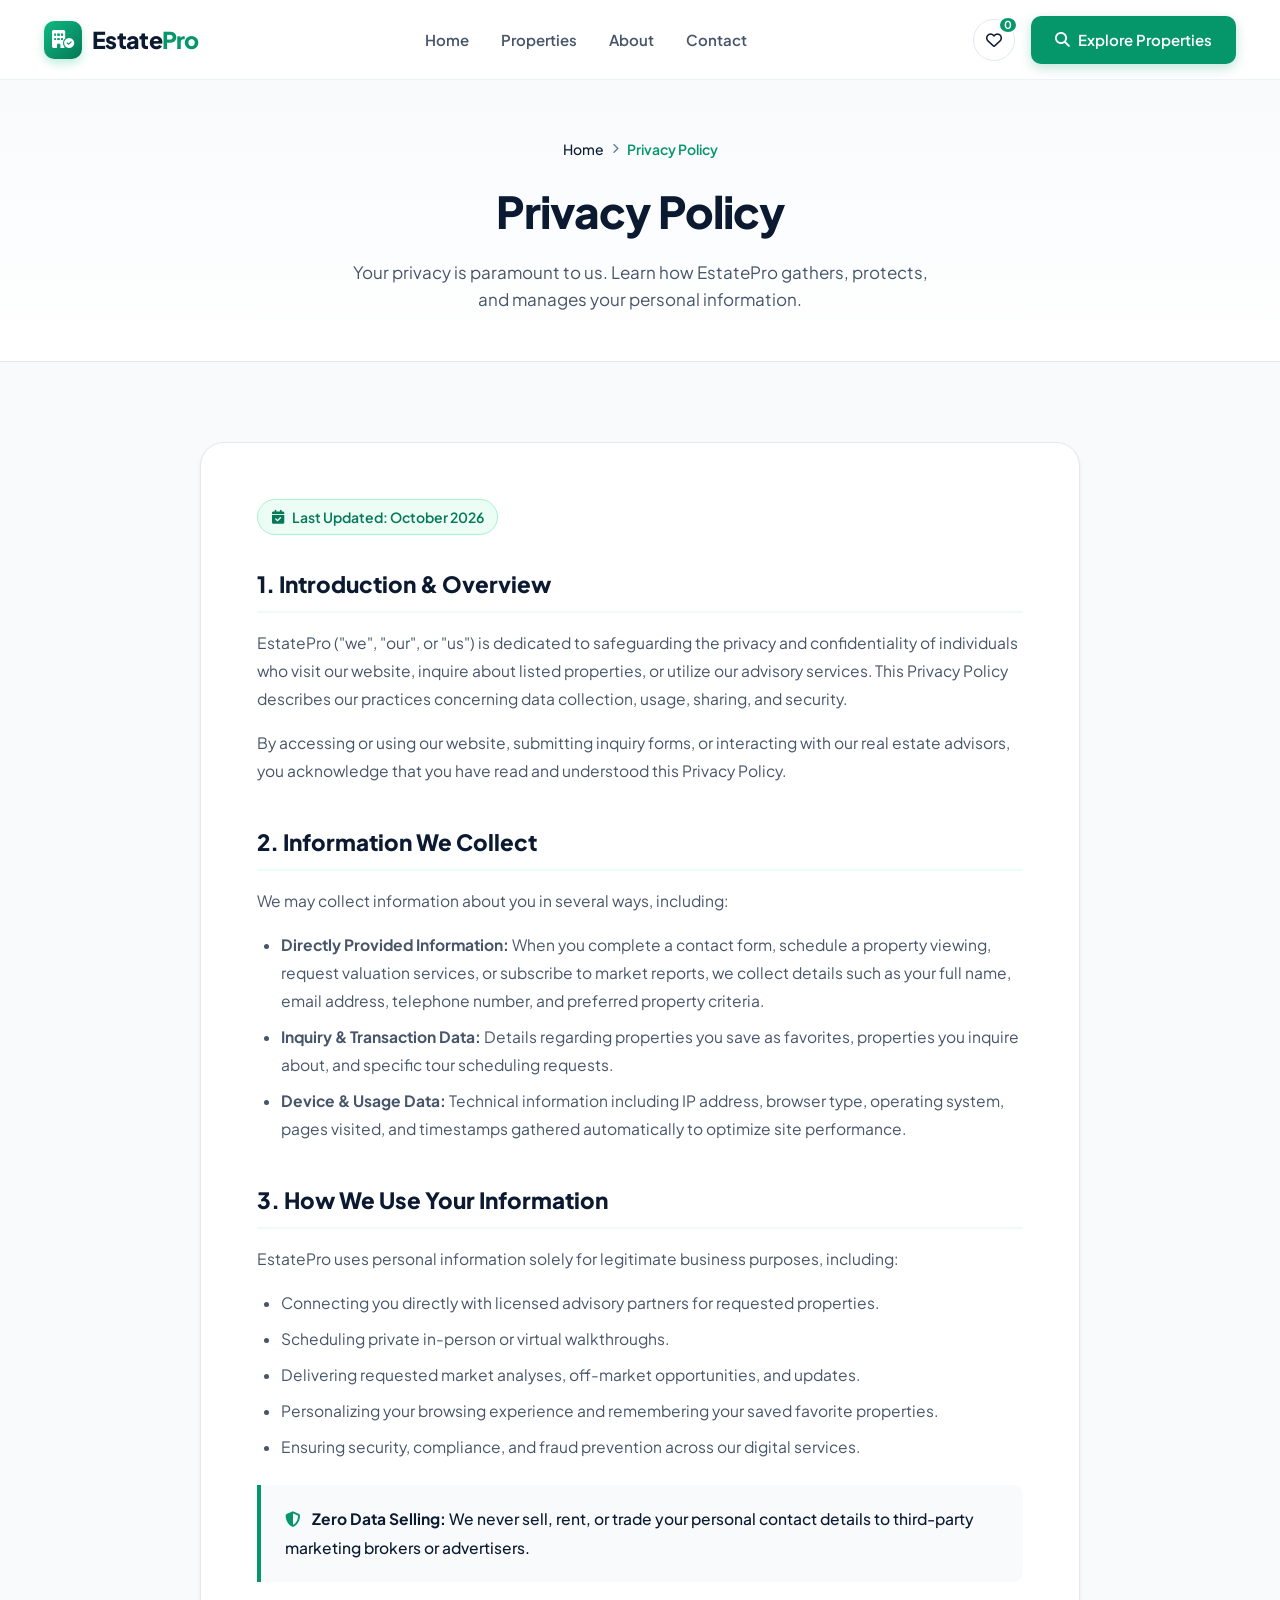
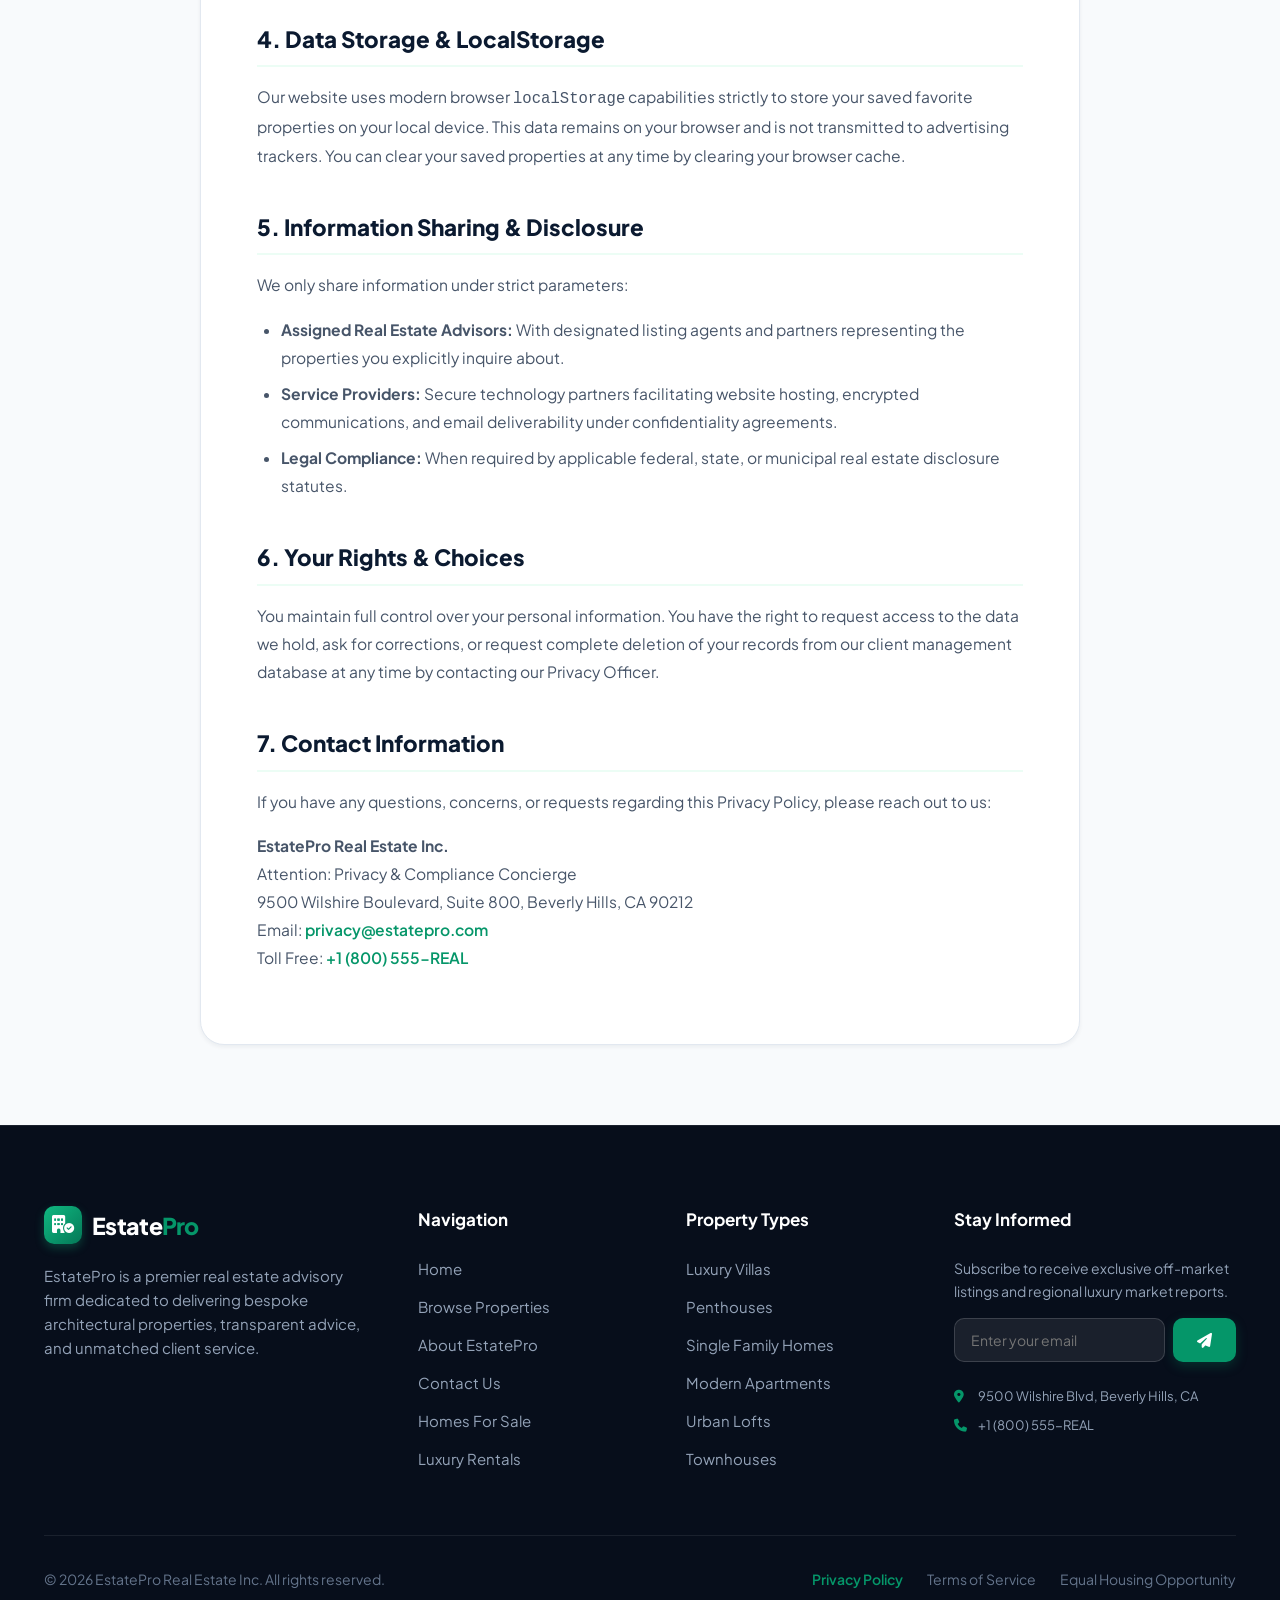
<file: privacy-policy.html>
<!DOCTYPE html>
<html lang="en">
<head>
  <meta charset="UTF-8">
  <meta name="viewport" content="width=device-width, initial-scale=1.0">
  <title>Privacy Policy — EstatePro Luxury Real Estate</title>
  <meta name="description" content="Read EstatePro's official Privacy Policy to understand how we collect, protect, and respect your personal information.">
  
  <!-- Google Fonts: Plus Jakarta Sans -->
  <link rel="preconnect" href="https://fonts.googleapis.com">
  <link rel="preconnect" href="https://fonts.gstatic.com" crossorigin>
  <link href="https://fonts.googleapis.com/css2?family=Plus+Jakarta+Sans:wght@400;500;600;700;800&display=swap" rel="stylesheet">
  
  <!-- Font Awesome 6 Icons -->
  <link rel="stylesheet" href="https://cdnjs.cloudflare.com/ajax/libs/font-awesome/6.5.1/css/all.min.css">
  
  <!-- Custom Stylesheet -->
  <link rel="stylesheet" href="assets/css/style.css">
</head>
<body>

  <!-- ================= HEADER & NAVBAR ================= -->
  <header class="header">
    <div class="container navbar">
      <a href="index.html" class="logo">
        <div class="logo-icon"><i class="fa-solid fa-building-circle-check"></i></div>
        <span>Estate<span class="logo-dot">Pro</span></span>
      </a>

      <nav class="nav-menu">
        <a href="index.html" class="nav-link">Home</a>
        <a href="properties.html" class="nav-link">Properties</a>
        <a href="about.html" class="nav-link">About</a>
        <a href="contact.html" class="nav-link">Contact</a>
      </nav>

      <div class="nav-actions">
        <button type="button" class="btn-favorites" title="View Saved Properties">
          <i class="fa-regular fa-heart"></i>
          <span class="fav-badge" id="favCountBadge">0</span>
        </button>
        <a href="properties.html" class="btn btn-primary">
          <i class="fa-solid fa-magnifying-glass"></i> Explore Properties
        </a>
        <button type="button" class="mobile-toggle" id="mobileToggle" aria-label="Open mobile menu">
          <i class="fa-solid fa-bars-staggered"></i>
        </button>
      </div>
    </div>
  </header>

  <!-- Mobile Drawer Menu -->
  <div class="mobile-nav-backdrop" id="mobileBackdrop"></div>
  <aside class="mobile-nav" id="mobileNav">
    <div class="mobile-nav-header">
      <div class="logo">
        <div class="logo-icon"><i class="fa-solid fa-building-circle-check"></i></div>
        <span>Estate<span class="logo-dot">Pro</span></span>
      </div>
      <button type="button" class="mobile-nav-close" id="mobileNavClose" aria-label="Close menu">
        <i class="fa-solid fa-xmark"></i>
      </button>
    </div>
    <div class="mobile-nav-links">
      <a href="index.html" class="mobile-nav-link">Home <i class="fa-solid fa-chevron-right"></i></a>
      <a href="properties.html" class="mobile-nav-link">Properties <i class="fa-solid fa-chevron-right"></i></a>
      <a href="about.html" class="mobile-nav-link">About Us <i class="fa-solid fa-chevron-right"></i></a>
      <a href="contact.html" class="mobile-nav-link">Contact <i class="fa-solid fa-chevron-right"></i></a>
      <a href="#" class="mobile-nav-link" id="mobileFavTrigger">Saved Properties (<span class="fav-badge" style="position:static; display:inline-flex;">0</span>) <i class="fa-solid fa-heart"></i></a>
    </div>
    <div style="margin-top: auto; padding-top: 1.5rem; border-top: 1px solid var(--border-light);">
      <a href="contact.html" class="btn btn-primary" style="width: 100%; justify-content: center;">
        Schedule a Private Tour
      </a>
    </div>
  </aside>

  <!-- Favorites Slide-Over Drawer -->
  <div class="mobile-nav-backdrop" id="drawerBackdrop"></div>
  <div class="favorites-drawer" id="favoritesDrawer">
    <div class="drawer-header">
      <h3><i class="fa-solid fa-heart" style="color: var(--accent-primary);"></i> Saved Properties</h3>
      <button type="button" class="drawer-close" id="drawerClose" aria-label="Close saved properties">
        <i class="fa-solid fa-xmark"></i>
      </button>
    </div>
    <div class="drawer-body" id="favDrawerBody">
      <!-- Populated via JS -->
    </div>
  </div>

  <main>
    <!-- ================= PAGE HERO BANNER ================= -->
    <section class="page-hero">
      <div class="container">
        <div class="breadcrumbs">
          <a href="index.html">Home</a>
          <i class="fa-solid fa-chevron-right" style="font-size: 0.65rem;"></i>
          <span>Privacy Policy</span>
        </div>
        <h1 class="page-title">Privacy Policy</h1>
        <p class="page-subtitle">
          Your privacy is paramount to us. Learn how EstatePro gathers, protects, and manages your personal information.
        </p>
      </div>
    </section>

    <!-- ================= POLICY CONTENT ================= -->
    <section class="section section-secondary">
      <div class="container">
        <div class="legal-container">
          <span class="legal-updated">
            <i class="fa-solid fa-calendar-check"></i> Last Updated: October 2026
          </span>

          <div class="legal-section">
            <h2>1. Introduction & Overview</h2>
            <p>
              EstatePro ("we", "our", or "us") is dedicated to safeguarding the privacy and confidentiality of individuals who visit our website, inquire about listed properties, or utilize our advisory services. This Privacy Policy describes our practices concerning data collection, usage, sharing, and security.
            </p>
            <p>
              By accessing or using our website, submitting inquiry forms, or interacting with our real estate advisors, you acknowledge that you have read and understood this Privacy Policy.
            </p>
          </div>

          <div class="legal-section">
            <h2>2. Information We Collect</h2>
            <p>We may collect information about you in several ways, including:</p>
            <ul>
              <li><strong>Directly Provided Information:</strong> When you complete a contact form, schedule a property viewing, request valuation services, or subscribe to market reports, we collect details such as your full name, email address, telephone number, and preferred property criteria.</li>
              <li><strong>Inquiry & Transaction Data:</strong> Details regarding properties you save as favorites, properties you inquire about, and specific tour scheduling requests.</li>
              <li><strong>Device & Usage Data:</strong> Technical information including IP address, browser type, operating system, pages visited, and timestamps gathered automatically to optimize site performance.</li>
            </ul>
          </div>

          <div class="legal-section">
            <h2>3. How We Use Your Information</h2>
            <p>EstatePro uses personal information solely for legitimate business purposes, including:</p>
            <ul>
              <li>Connecting you directly with licensed advisory partners for requested properties.</li>
              <li>Scheduling private in-person or virtual walkthroughs.</li>
              <li>Delivering requested market analyses, off-market opportunities, and updates.</li>
              <li>Personalizing your browsing experience and remembering your saved favorite properties.</li>
              <li>Ensuring security, compliance, and fraud prevention across our digital services.</li>
            </ul>

            <div class="legal-highlight-box">
              <p><i class="fa-solid fa-shield-halved" style="color: var(--accent-primary); margin-right: 0.5rem;"></i> <strong>Zero Data Selling:</strong> We never sell, rent, or trade your personal contact details to third-party marketing brokers or advertisers.</p>
            </div>
          </div>

          <div class="legal-section">
            <h2>4. Data Storage & LocalStorage</h2>
            <p>
              Our website uses modern browser <code>localStorage</code> capabilities strictly to store your saved favorite properties on your local device. This data remains on your browser and is not transmitted to advertising trackers. You can clear your saved properties at any time by clearing your browser cache.
            </p>
          </div>

          <div class="legal-section">
            <h2>5. Information Sharing & Disclosure</h2>
            <p>We only share information under strict parameters:</p>
            <ul>
              <li><strong>Assigned Real Estate Advisors:</strong> With designated listing agents and partners representing the properties you explicitly inquire about.</li>
              <li><strong>Service Providers:</strong> Secure technology partners facilitating website hosting, encrypted communications, and email deliverability under confidentiality agreements.</li>
              <li><strong>Legal Compliance:</strong> When required by applicable federal, state, or municipal real estate disclosure statutes.</li>
            </ul>
          </div>

          <div class="legal-section">
            <h2>6. Your Rights & Choices</h2>
            <p>
              You maintain full control over your personal information. You have the right to request access to the data we hold, ask for corrections, or request complete deletion of your records from our client management database at any time by contacting our Privacy Officer.
            </p>
          </div>

          <div class="legal-section">
            <h2>7. Contact Information</h2>
            <p>
              If you have any questions, concerns, or requests regarding this Privacy Policy, please reach out to us:
            </p>
            <p>
              <strong>EstatePro Real Estate Inc.</strong><br>
              Attention: Privacy & Compliance Concierge<br>
              9500 Wilshire Boulevard, Suite 800, Beverly Hills, CA 90212<br>
              Email: <a href="mailto:privacy@estatepro.com" style="color: var(--accent-primary); font-weight: 600;">privacy@estatepro.com</a><br>
              Toll Free: <a href="tel:+18005557325" style="color: var(--accent-primary); font-weight: 600;">+1 (800) 555-REAL</a>
            </p>
          </div>

        </div>
      </div>
    </section>
  </main>

  <!-- ================= FOOTER ================= -->
  <footer class="footer">
    <div class="container">
      <div class="footer-grid">
        <!-- Brand Info -->
        <div class="footer-brand">
          <a href="index.html" class="logo">
            <div class="logo-icon"><i class="fa-solid fa-building-circle-check"></i></div>
            <span>Estate<span class="logo-dot">Pro</span></span>
          </a>
          <p class="footer-bio">
            EstatePro is a premier real estate advisory firm dedicated to delivering bespoke architectural properties, transparent advice, and unmatched client service.
          </p>
        </div>

        <!-- Quick Links -->
        <div class="footer-col">
          <h4>Navigation</h4>
          <div class="footer-links">
            <a href="index.html">Home</a>
            <a href="properties.html">Browse Properties</a>
            <a href="about.html">About EstatePro</a>
            <a href="contact.html">Contact Us</a>
            <a href="properties.html?status=For+Sale">Homes For Sale</a>
            <a href="properties.html?status=For+Rent">Luxury Rentals</a>
          </div>
        </div>

        <!-- Property Types -->
        <div class="footer-col">
          <h4>Property Types</h4>
          <div class="footer-links">
            <a href="properties.html?type=Villa">Luxury Villas</a>
            <a href="properties.html?type=Penthouse">Penthouses</a>
            <a href="properties.html?type=House">Single Family Homes</a>
            <a href="properties.html?type=Apartment">Modern Apartments</a>
            <a href="properties.html?type=Loft">Urban Lofts</a>
            <a href="properties.html?type=Townhouse">Townhouses</a>
          </div>
        </div>

        <!-- Contact & Newsletter -->
        <div class="footer-col">
          <h4>Stay Informed</h4>
          <p class="newsletter-text">Subscribe to receive exclusive off-market listings and regional luxury market reports.</p>
          <form class="newsletter-form">
            <input type="email" placeholder="Enter your email" class="newsletter-input" required>
            <button type="submit" class="btn btn-primary" aria-label="Subscribe">
              <i class="fa-solid fa-paper-plane"></i>
            </button>
          </form>
          <div style="margin-top: 1.5rem; font-size: 0.8125rem; color: #94a3b8; display: flex; flex-direction: column; gap: 0.5rem;">
            <a href="contact.html" style="color: inherit; display: flex; align-items: center; gap: 0.5rem;">
              <i class="fa-solid fa-location-dot" style="color: var(--accent-primary); width: 16px;"></i>
              <span>9500 Wilshire Blvd, Beverly Hills, CA</span>
            </a>
            <a href="tel:+18005557325" style="color: inherit; display: flex; align-items: center; gap: 0.5rem;">
              <i class="fa-solid fa-phone" style="color: var(--accent-primary); width: 16px;"></i>
              <span>+1 (800) 555-REAL</span>
            </a>
          </div>
        </div>
      </div>

      <!-- Bottom Bar -->
      <div class="footer-bottom">
        <p>&copy; 2026 EstatePro Real Estate Inc. All rights reserved.</p>
        <div style="display: flex; gap: 1.5rem;">
          <a href="privacy-policy.html" style="color: var(--accent-primary); font-weight: 600;">Privacy Policy</a>
          <a href="terms-of-service.html" style="color: inherit;">Terms of Service</a>
          <a href="terms-of-service.html#equal-housing" style="color: inherit;">Equal Housing Opportunity</a>
        </div>
      </div>
    </div>
  </footer>

  <!-- Main JavaScript File -->
  <script src="assets/js/main.js"></script>
</body>
</html>
</file>
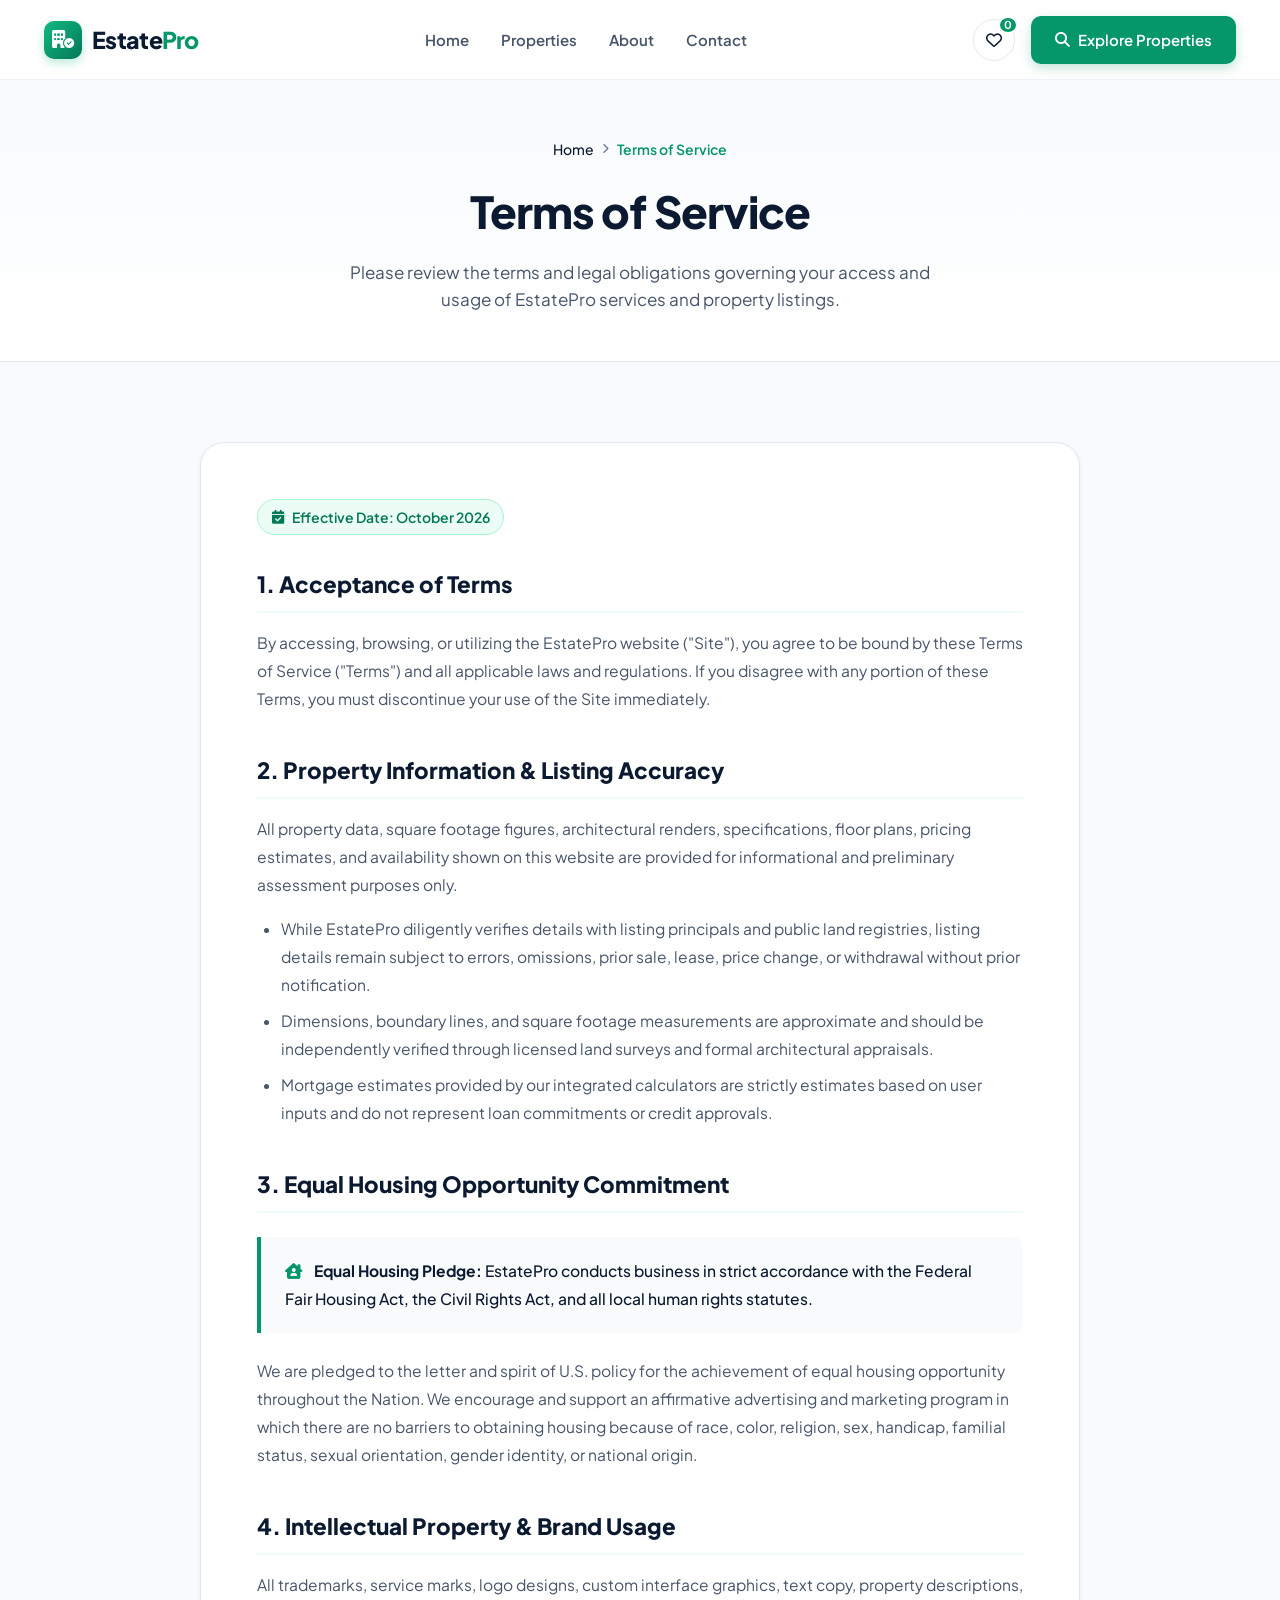
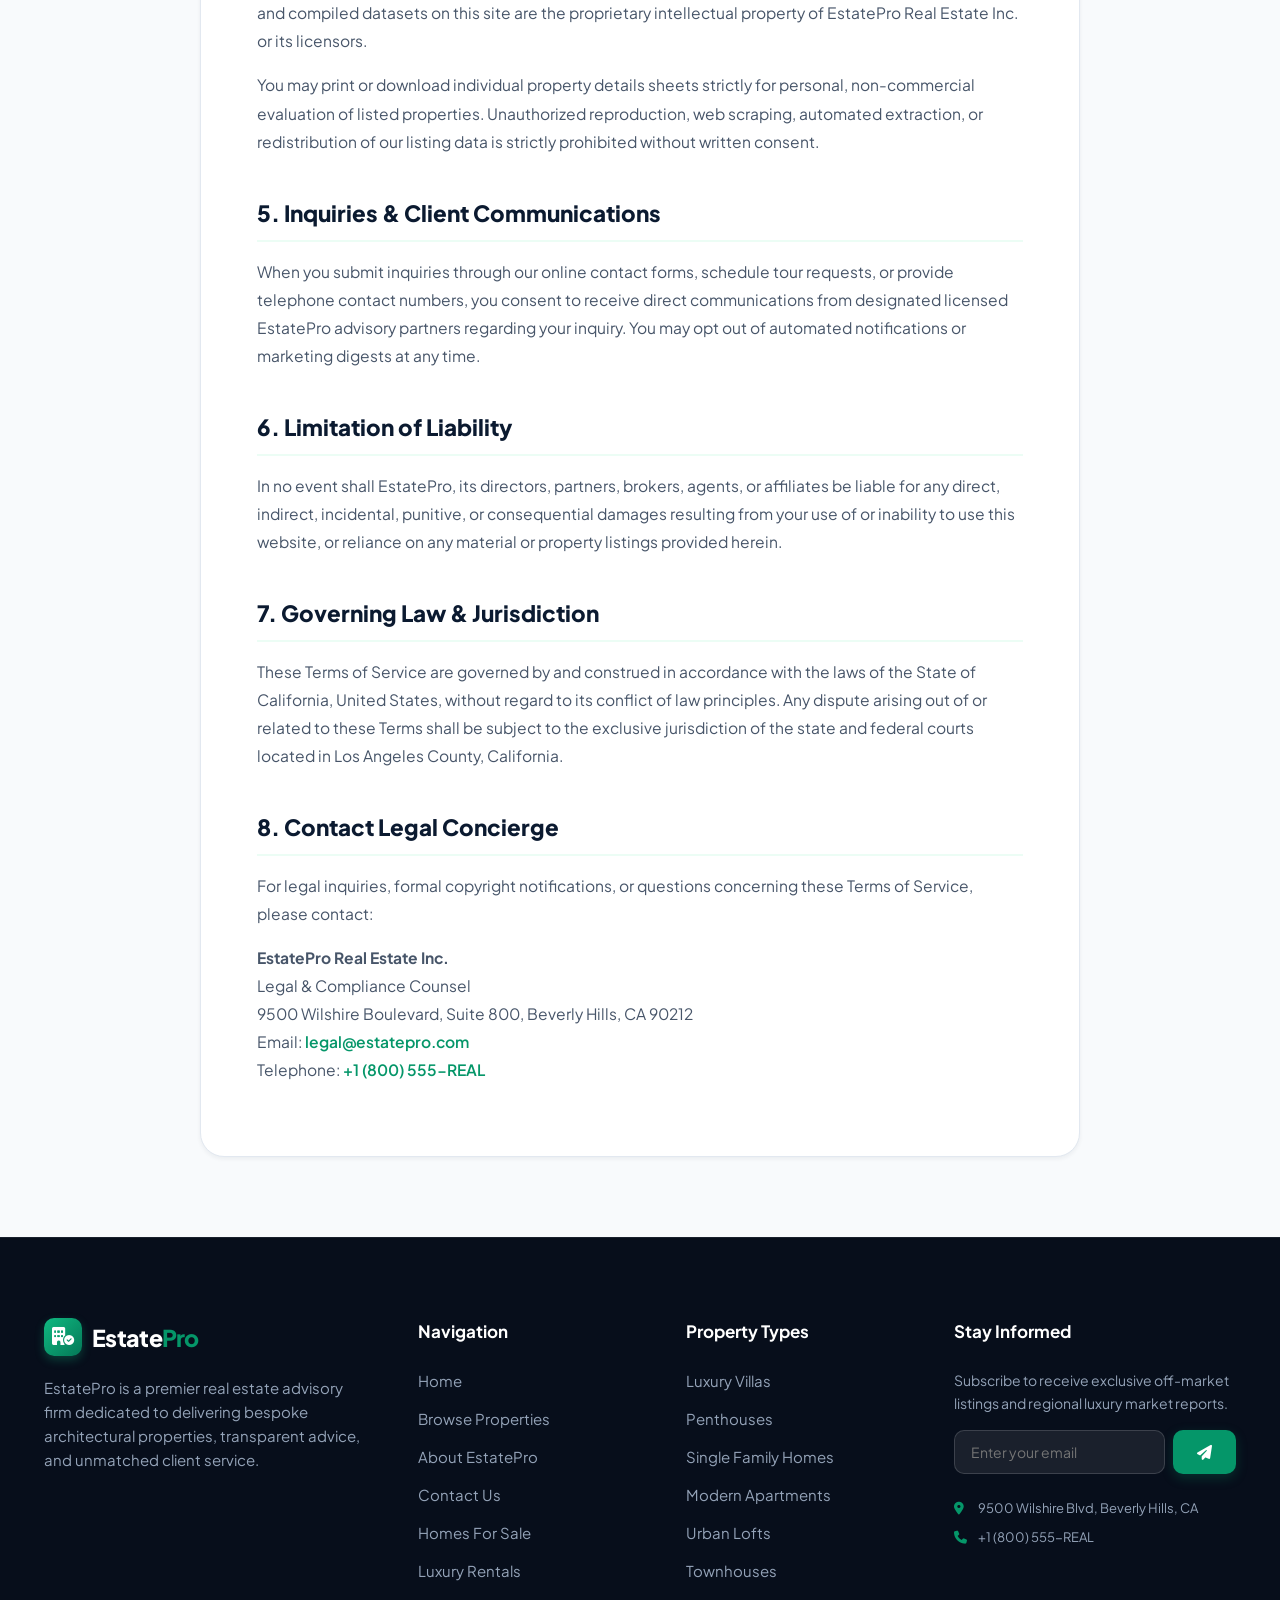
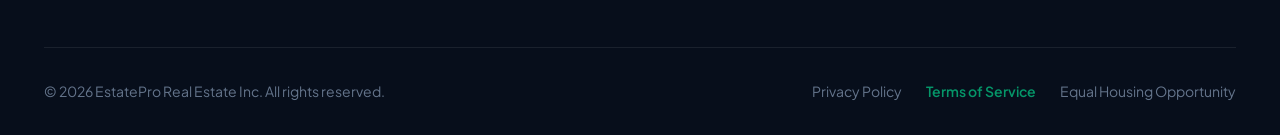
<file: terms-of-service.html>
<!DOCTYPE html>
<html lang="en">
<head>
  <meta charset="UTF-8">
  <meta name="viewport" content="width=device-width, initial-scale=1.0">
  <title>Terms of Service — EstatePro Luxury Real Estate</title>
  <meta name="description" content="Review the Terms of Service governing the use of EstatePro website, property catalog, and digital advisory tools.">
  
  <!-- Google Fonts: Plus Jakarta Sans -->
  <link rel="preconnect" href="https://fonts.googleapis.com">
  <link rel="preconnect" href="https://fonts.gstatic.com" crossorigin>
  <link href="https://fonts.googleapis.com/css2?family=Plus+Jakarta+Sans:wght@400;500;600;700;800&display=swap" rel="stylesheet">
  
  <!-- Font Awesome 6 Icons -->
  <link rel="stylesheet" href="https://cdnjs.cloudflare.com/ajax/libs/font-awesome/6.5.1/css/all.min.css">
  
  <!-- Custom Stylesheet -->
  <link rel="stylesheet" href="assets/css/style.css">
</head>
<body>

  <!-- ================= HEADER & NAVBAR ================= -->
  <header class="header">
    <div class="container navbar">
      <a href="index.html" class="logo">
        <div class="logo-icon"><i class="fa-solid fa-building-circle-check"></i></div>
        <span>Estate<span class="logo-dot">Pro</span></span>
      </a>

      <nav class="nav-menu">
        <a href="index.html" class="nav-link">Home</a>
        <a href="properties.html" class="nav-link">Properties</a>
        <a href="about.html" class="nav-link">About</a>
        <a href="contact.html" class="nav-link">Contact</a>
      </nav>

      <div class="nav-actions">
        <button type="button" class="btn-favorites" title="View Saved Properties">
          <i class="fa-regular fa-heart"></i>
          <span class="fav-badge" id="favCountBadge">0</span>
        </button>
        <a href="properties.html" class="btn btn-primary">
          <i class="fa-solid fa-magnifying-glass"></i> Explore Properties
        </a>
        <button type="button" class="mobile-toggle" id="mobileToggle" aria-label="Open mobile menu">
          <i class="fa-solid fa-bars-staggered"></i>
        </button>
      </div>
    </div>
  </header>

  <!-- Mobile Drawer Menu -->
  <div class="mobile-nav-backdrop" id="mobileBackdrop"></div>
  <aside class="mobile-nav" id="mobileNav">
    <div class="mobile-nav-header">
      <div class="logo">
        <div class="logo-icon"><i class="fa-solid fa-building-circle-check"></i></div>
        <span>Estate<span class="logo-dot">Pro</span></span>
      </div>
      <button type="button" class="mobile-nav-close" id="mobileNavClose" aria-label="Close menu">
        <i class="fa-solid fa-xmark"></i>
      </button>
    </div>
    <div class="mobile-nav-links">
      <a href="index.html" class="mobile-nav-link">Home <i class="fa-solid fa-chevron-right"></i></a>
      <a href="properties.html" class="mobile-nav-link">Properties <i class="fa-solid fa-chevron-right"></i></a>
      <a href="about.html" class="mobile-nav-link">About Us <i class="fa-solid fa-chevron-right"></i></a>
      <a href="contact.html" class="mobile-nav-link">Contact <i class="fa-solid fa-chevron-right"></i></a>
      <a href="#" class="mobile-nav-link" id="mobileFavTrigger">Saved Properties (<span class="fav-badge" style="position:static; display:inline-flex;">0</span>) <i class="fa-solid fa-heart"></i></a>
    </div>
    <div style="margin-top: auto; padding-top: 1.5rem; border-top: 1px solid var(--border-light);">
      <a href="contact.html" class="btn btn-primary" style="width: 100%; justify-content: center;">
        Schedule a Private Tour
      </a>
    </div>
  </aside>

  <!-- Favorites Slide-Over Drawer -->
  <div class="mobile-nav-backdrop" id="drawerBackdrop"></div>
  <div class="favorites-drawer" id="favoritesDrawer">
    <div class="drawer-header">
      <h3><i class="fa-solid fa-heart" style="color: var(--accent-primary);"></i> Saved Properties</h3>
      <button type="button" class="drawer-close" id="drawerClose" aria-label="Close saved properties">
        <i class="fa-solid fa-xmark"></i>
      </button>
    </div>
    <div class="drawer-body" id="favDrawerBody">
      <!-- Populated via JS -->
    </div>
  </div>

  <main>
    <!-- ================= PAGE HERO BANNER ================= -->
    <section class="page-hero">
      <div class="container">
        <div class="breadcrumbs">
          <a href="index.html">Home</a>
          <i class="fa-solid fa-chevron-right" style="font-size: 0.65rem;"></i>
          <span>Terms of Service</span>
        </div>
        <h1 class="page-title">Terms of Service</h1>
        <p class="page-subtitle">
          Please review the terms and legal obligations governing your access and usage of EstatePro services and property listings.
        </p>
      </div>
    </section>

    <!-- ================= TERMS CONTENT ================= -->
    <section class="section section-secondary">
      <div class="container">
        <div class="legal-container">
          <span class="legal-updated">
            <i class="fa-solid fa-calendar-check"></i> Effective Date: October 2026
          </span>

          <div class="legal-section">
            <h2>1. Acceptance of Terms</h2>
            <p>
              By accessing, browsing, or utilizing the EstatePro website ("Site"), you agree to be bound by these Terms of Service ("Terms") and all applicable laws and regulations. If you disagree with any portion of these Terms, you must discontinue your use of the Site immediately.
            </p>
          </div>

          <div class="legal-section">
            <h2>2. Property Information & Listing Accuracy</h2>
            <p>
              All property data, square footage figures, architectural renders, specifications, floor plans, pricing estimates, and availability shown on this website are provided for informational and preliminary assessment purposes only.
            </p>
            <ul>
              <li>While EstatePro diligently verifies details with listing principals and public land registries, listing details remain subject to errors, omissions, prior sale, lease, price change, or withdrawal without prior notification.</li>
              <li>Dimensions, boundary lines, and square footage measurements are approximate and should be independently verified through licensed land surveys and formal architectural appraisals.</li>
              <li>Mortgage estimates provided by our integrated calculators are strictly estimates based on user inputs and do not represent loan commitments or credit approvals.</li>
            </ul>
          </div>

          <div class="legal-section" id="equal-housing">
            <h2>3. Equal Housing Opportunity Commitment</h2>
            <div class="legal-highlight-box">
              <p>
                <i class="fa-solid fa-house-chimney-user" style="color: var(--accent-primary); margin-right: 0.5rem;"></i>
                <strong>Equal Housing Pledge:</strong> EstatePro conducts business in strict accordance with the Federal Fair Housing Act, the Civil Rights Act, and all local human rights statutes.
              </p>
            </div>
            <p>
              We are pledged to the letter and spirit of U.S. policy for the achievement of equal housing opportunity throughout the Nation. We encourage and support an affirmative advertising and marketing program in which there are no barriers to obtaining housing because of race, color, religion, sex, handicap, familial status, sexual orientation, gender identity, or national origin.
            </p>
          </div>

          <div class="legal-section">
            <h2>4. Intellectual Property & Brand Usage</h2>
            <p>
              All trademarks, service marks, logo designs, custom interface graphics, text copy, property descriptions, and compiled datasets on this site are the proprietary intellectual property of EstatePro Real Estate Inc. or its licensors.
            </p>
            <p>
              You may print or download individual property details sheets strictly for personal, non-commercial evaluation of listed properties. Unauthorized reproduction, web scraping, automated extraction, or redistribution of our listing data is strictly prohibited without written consent.
            </p>
          </div>

          <div class="legal-section">
            <h2>5. Inquiries & Client Communications</h2>
            <p>
              When you submit inquiries through our online contact forms, schedule tour requests, or provide telephone contact numbers, you consent to receive direct communications from designated licensed EstatePro advisory partners regarding your inquiry. You may opt out of automated notifications or marketing digests at any time.
            </p>
          </div>

          <div class="legal-section">
            <h2>6. Limitation of Liability</h2>
            <p>
              In no event shall EstatePro, its directors, partners, brokers, agents, or affiliates be liable for any direct, indirect, incidental, punitive, or consequential damages resulting from your use of or inability to use this website, or reliance on any material or property listings provided herein.
            </p>
          </div>

          <div class="legal-section">
            <h2>7. Governing Law & Jurisdiction</h2>
            <p>
              These Terms of Service are governed by and construed in accordance with the laws of the State of California, United States, without regard to its conflict of law principles. Any dispute arising out of or related to these Terms shall be subject to the exclusive jurisdiction of the state and federal courts located in Los Angeles County, California.
            </p>
          </div>

          <div class="legal-section">
            <h2>8. Contact Legal Concierge</h2>
            <p>
              For legal inquiries, formal copyright notifications, or questions concerning these Terms of Service, please contact:
            </p>
            <p>
              <strong>EstatePro Real Estate Inc.</strong><br>
              Legal & Compliance Counsel<br>
              9500 Wilshire Boulevard, Suite 800, Beverly Hills, CA 90212<br>
              Email: <a href="mailto:legal@estatepro.com" style="color: var(--accent-primary); font-weight: 600;">legal@estatepro.com</a><br>
              Telephone: <a href="tel:+18005557325" style="color: var(--accent-primary); font-weight: 600;">+1 (800) 555-REAL</a>
            </p>
          </div>

        </div>
      </div>
    </section>
  </main>

  <!-- ================= FOOTER ================= -->
  <footer class="footer">
    <div class="container">
      <div class="footer-grid">
        <!-- Brand Info -->
        <div class="footer-brand">
          <a href="index.html" class="logo">
            <div class="logo-icon"><i class="fa-solid fa-building-circle-check"></i></div>
            <span>Estate<span class="logo-dot">Pro</span></span>
          </a>
          <p class="footer-bio">
            EstatePro is a premier real estate advisory firm dedicated to delivering bespoke architectural properties, transparent advice, and unmatched client service.
          </p>
        </div>

        <!-- Quick Links -->
        <div class="footer-col">
          <h4>Navigation</h4>
          <div class="footer-links">
            <a href="index.html">Home</a>
            <a href="properties.html">Browse Properties</a>
            <a href="about.html">About EstatePro</a>
            <a href="contact.html">Contact Us</a>
            <a href="properties.html?status=For+Sale">Homes For Sale</a>
            <a href="properties.html?status=For+Rent">Luxury Rentals</a>
          </div>
        </div>

        <!-- Property Types -->
        <div class="footer-col">
          <h4>Property Types</h4>
          <div class="footer-links">
            <a href="properties.html?type=Villa">Luxury Villas</a>
            <a href="properties.html?type=Penthouse">Penthouses</a>
            <a href="properties.html?type=House">Single Family Homes</a>
            <a href="properties.html?type=Apartment">Modern Apartments</a>
            <a href="properties.html?type=Loft">Urban Lofts</a>
            <a href="properties.html?type=Townhouse">Townhouses</a>
          </div>
        </div>

        <!-- Contact & Newsletter -->
        <div class="footer-col">
          <h4>Stay Informed</h4>
          <p class="newsletter-text">Subscribe to receive exclusive off-market listings and regional luxury market reports.</p>
          <form class="newsletter-form">
            <input type="email" placeholder="Enter your email" class="newsletter-input" required>
            <button type="submit" class="btn btn-primary" aria-label="Subscribe">
              <i class="fa-solid fa-paper-plane"></i>
            </button>
          </form>
          <div style="margin-top: 1.5rem; font-size: 0.8125rem; color: #94a3b8; display: flex; flex-direction: column; gap: 0.5rem;">
            <a href="contact.html" style="color: inherit; display: flex; align-items: center; gap: 0.5rem;">
              <i class="fa-solid fa-location-dot" style="color: var(--accent-primary); width: 16px;"></i>
              <span>9500 Wilshire Blvd, Beverly Hills, CA</span>
            </a>
            <a href="tel:+18005557325" style="color: inherit; display: flex; align-items: center; gap: 0.5rem;">
              <i class="fa-solid fa-phone" style="color: var(--accent-primary); width: 16px;"></i>
              <span>+1 (800) 555-REAL</span>
            </a>
          </div>
        </div>
      </div>

      <!-- Bottom Bar -->
      <div class="footer-bottom">
        <p>&copy; 2026 EstatePro Real Estate Inc. All rights reserved.</p>
        <div style="display: flex; gap: 1.5rem;">
          <a href="privacy-policy.html" style="color: inherit;">Privacy Policy</a>
          <a href="terms-of-service.html" style="color: var(--accent-primary); font-weight: 600;">Terms of Service</a>
          <a href="terms-of-service.html#equal-housing" style="color: inherit;">Equal Housing Opportunity</a>
        </div>
      </div>
    </div>
  </footer>

  <!-- Main JavaScript File -->
  <script src="assets/js/main.js"></script>
</body>
</html>
</file>
<file: assets/css/style.css>
/* ==========================================================================
   EstatePro - Modern Real Estate Website Stylesheet
   Color Palette: White background, Dark Navy text, Tasteful Green accents
   ========================================================================== */

/* --- CSS Variables & Design Tokens --- */
:root {
  /* Colors */
  --bg-primary: #ffffff;
  --bg-secondary: #f8fafc;
  --bg-tertiary: #f1f5f9;
  --bg-card: #ffffff;
  
  --navy-950: #070e1b;
  --navy-900: #0b1a30;
  --navy-800: #102444;
  --navy-700: #1e3a5f;
  --navy-600: #334155;
  --text-primary: #0b1a30;
  --text-secondary: #475569;
  --text-muted: #64748b;
  --text-light: #94a3b8;
  
  /* Tasteful Green Accent System */
  --emerald-600: #059669;
  --emerald-500: #10b981;
  --emerald-700: #047857;
  --emerald-800: #065f46;
  --emerald-50: #ecfdf5;
  --emerald-100: #d1fae5;
  --emerald-200: #a7f3d0;
  
  --accent-primary: var(--emerald-600);
  --accent-hover: var(--emerald-700);
  --accent-light: var(--emerald-50);
  --accent-border: var(--emerald-200);

  /* Borders & Shadows */
  --border-light: #e2e8f0;
  --border-subtle: #edf2f7;
  --border-focus: #10b981;
  
  --shadow-xs: 0 1px 2px 0 rgba(11, 26, 48, 0.04);
  --shadow-sm: 0 2px 4px 0 rgba(11, 26, 48, 0.06);
  --shadow-md: 0 4px 12px -2px rgba(11, 26, 48, 0.08);
  --shadow-lg: 0 12px 24px -4px rgba(11, 26, 48, 0.1);
  --shadow-xl: 0 20px 32px -6px rgba(11, 26, 48, 0.12);
  --shadow-hover: 0 16px 32px -4px rgba(5, 150, 105, 0.15);

  /* Typography */
  --font-main: 'Plus Jakarta Sans', system-ui, -apple-system, BlinkMacSystemFont, 'Segoe UI', Roboto, sans-serif;
  
  /* Border Radii */
  --radius-sm: 6px;
  --radius-md: 10px;
  --radius-lg: 16px;
  --radius-xl: 24px;
  --radius-full: 9999px;

  /* Transitions */
  --transition-fast: 150ms ease;
  --transition-normal: 250ms ease;
  --transition-slow: 400ms cubic-bezier(0.16, 1, 0.3, 1);
  
  /* Layout */
  --container-max: 1240px;
  --header-height: 80px;
}

/* --- Global Reset & Base Styles --- */
*, *::before, *::after {
  box-sizing: border-box;
  margin: 0;
  padding: 0;
}

html {
  font-size: 16px;
  scroll-behavior: smooth;
  -webkit-font-smoothing: antialiased;
  -moz-osx-font-smoothing: grayscale;
}

body {
  font-family: var(--font-main);
  background-color: var(--bg-primary);
  color: var(--text-primary);
  line-height: 1.6;
  min-height: 100vh;
  display: flex;
  flex-direction: column;
  overflow-x: hidden;
}

img {
  max-width: 100%;
  height: auto;
  display: block;
}

a {
  color: inherit;
  text-decoration: none;
  transition: color var(--transition-fast);
}

button, input, select, textarea {
  font-family: inherit;
  font-size: inherit;
  color: inherit;
  outline: none;
  border: none;
}

button {
  cursor: pointer;
  background: none;
}

ul, ol {
  list-style: none;
}

/* --- Container & Layout Utilities --- */
.container {
  width: 100%;
  max-width: var(--container-max);
  margin-left: auto;
  margin-right: auto;
  padding-left: 1.5rem;
  padding-right: 1.5rem;
}

.section {
  padding: 5rem 0;
}

.section-secondary {
  background-color: var(--bg-secondary);
}

.section-navy {
  background-color: var(--navy-900);
  color: #ffffff;
}

.section-header {
  text-align: center;
  max-width: 680px;
  margin: 0 auto 3.5rem;
}

.section-badge {
  display: inline-flex;
  align-items: center;
  gap: 0.5rem;
  padding: 0.35rem 1rem;
  background-color: var(--emerald-50);
  color: var(--emerald-700);
  font-weight: 600;
  font-size: 0.8125rem;
  border-radius: var(--radius-full);
  border: 1px solid var(--accent-border);
  margin-bottom: 1rem;
  text-transform: uppercase;
  letter-spacing: 0.05em;
}

.section-badge i {
  font-size: 0.75rem;
}

.section-badge.badge-navy {
  background-color: rgba(255, 255, 255, 0.1);
  color: #a7f3d0;
  border-color: rgba(167, 243, 208, 0.2);
}

.section-title {
  font-size: 2.25rem;
  font-weight: 800;
  color: var(--navy-900);
  line-height: 1.25;
  margin-bottom: 1rem;
  letter-spacing: -0.02em;
}

.section-navy .section-title {
  color: #ffffff;
}

.section-subtitle {
  font-size: 1.0625rem;
  color: var(--text-secondary);
  line-height: 1.6;
}

.section-navy .section-subtitle {
  color: #94a3b8;
}

/* --- Button Components --- */
.btn {
  display: inline-flex;
  align-items: center;
  justify-content: center;
  gap: 0.5rem;
  font-weight: 600;
  padding: 0.75rem 1.5rem;
  border-radius: var(--radius-md);
  transition: all var(--transition-normal);
  font-size: 0.9375rem;
  white-space: nowrap;
}

.btn-primary {
  background-color: var(--accent-primary);
  color: #ffffff;
  box-shadow: 0 4px 12px rgba(5, 150, 105, 0.25);
}

.btn-primary:hover {
  background-color: var(--accent-hover);
  box-shadow: 0 6px 18px rgba(5, 150, 105, 0.35);
  transform: translateY(-2px);
}

.btn-secondary {
  background-color: var(--navy-900);
  color: #ffffff;
}

.btn-secondary:hover {
  background-color: var(--navy-800);
  transform: translateY(-2px);
}

.btn-outline {
  border: 1.5px solid var(--border-light);
  background-color: #ffffff;
  color: var(--navy-900);
}

.btn-outline:hover {
  border-color: var(--accent-primary);
  color: var(--accent-primary);
  background-color: var(--emerald-50);
}

.btn-outline-white {
  border: 1.5px solid rgba(255, 255, 255, 0.3);
  background-color: transparent;
  color: #ffffff;
}

.btn-outline-white:hover {
  background-color: #ffffff;
  color: var(--navy-900);
  border-color: #ffffff;
}

.btn-sm {
  padding: 0.5rem 1rem;
  font-size: 0.875rem;
  border-radius: var(--radius-sm);
}

.btn-lg {
  padding: 0.95rem 2rem;
  font-size: 1.0625rem;
  border-radius: var(--radius-md);
}

.btn-icon {
  width: 42px;
  height: 42px;
  padding: 0;
  border-radius: 50%;
  display: inline-flex;
  align-items: center;
  justify-content: center;
}

/* --- Header & Navigation --- */
.header {
  position: sticky;
  top: 0;
  left: 0;
  width: 100%;
  background-color: rgba(255, 255, 255, 0.95);
  backdrop-filter: blur(12px);
  -webkit-backdrop-filter: blur(12px);
  z-index: 1000;
  border-bottom: 1px solid var(--border-subtle);
  transition: all var(--transition-normal);
  height: var(--header-height);
  display: flex;
  align-items: center;
}

.header.scrolled {
  box-shadow: var(--shadow-sm);
  background-color: rgba(255, 255, 255, 0.98);
}

.navbar {
  display: flex;
  align-items: center;
  justify-content: space-between;
  width: 100%;
}

.logo {
  display: flex;
  align-items: center;
  gap: 0.625rem;
  font-weight: 800;
  font-size: 1.45rem;
  color: var(--navy-900);
  letter-spacing: -0.03em;
}

.logo-icon {
  width: 38px;
  height: 38px;
  background: linear-gradient(135deg, var(--emerald-500), var(--emerald-700));
  border-radius: var(--radius-md);
  display: flex;
  align-items: center;
  justify-content: center;
  color: #ffffff;
  font-size: 1.125rem;
  box-shadow: 0 4px 10px rgba(16, 185, 129, 0.28);
}

.logo-dot {
  color: var(--accent-primary);
}

.nav-menu {
  display: flex;
  align-items: center;
  gap: 2rem;
}

.nav-link {
  font-weight: 600;
  font-size: 0.9375rem;
  color: var(--text-secondary);
  position: relative;
  padding: 0.5rem 0;
}

.nav-link:hover,
.nav-link.active {
  color: var(--navy-900);
}

.nav-link.active::after {
  content: '';
  position: absolute;
  bottom: 0;
  left: 0;
  width: 100%;
  height: 2.5px;
  background-color: var(--accent-primary);
  border-radius: 2px;
}

.nav-actions {
  display: flex;
  align-items: center;
  gap: 1rem;
}

.btn-favorites {
  position: relative;
  width: 42px;
  height: 42px;
  border-radius: 50%;
  border: 1px solid var(--border-light);
  display: flex;
  align-items: center;
  justify-content: center;
  color: var(--navy-900);
  background-color: #ffffff;
  transition: all var(--transition-fast);
}

.btn-favorites:hover {
  border-color: var(--accent-primary);
  color: var(--accent-primary);
  background-color: var(--emerald-50);
}

.fav-badge {
  position: absolute;
  top: -4px;
  right: -4px;
  background-color: var(--accent-primary);
  color: #ffffff;
  font-size: 0.6875rem;
  font-weight: 700;
  min-width: 18px;
  height: 18px;
  border-radius: 50%;
  display: flex;
  align-items: center;
  justify-content: center;
  padding: 0 4px;
  border: 2px solid #ffffff;
}

.mobile-toggle {
  display: none;
  font-size: 1.35rem;
  color: var(--navy-900);
  padding: 0.5rem;
  cursor: pointer;
}

/* Mobile Drawer */
.mobile-nav {
  position: fixed;
  top: 0;
  right: -100%;
  width: 82%;
  max-width: 360px;
  height: 100vh;
  background-color: #ffffff;
  z-index: 2000;
  box-shadow: var(--shadow-xl);
  display: flex;
  flex-direction: column;
  padding: 2rem 1.75rem;
  transition: right var(--transition-slow);
}

.mobile-nav.open {
  right: 0;
}

.mobile-nav-backdrop {
  position: fixed;
  inset: 0;
  background-color: rgba(11, 26, 48, 0.45);
  backdrop-filter: blur(4px);
  z-index: 1999;
  opacity: 0;
  visibility: hidden;
  transition: all var(--transition-normal);
}

.mobile-nav-backdrop.open {
  opacity: 1;
  visibility: visible;
}

.mobile-nav-header {
  display: flex;
  align-items: center;
  justify-content: space-between;
  margin-bottom: 2rem;
  padding-bottom: 1rem;
  border-bottom: 1px solid var(--border-light);
}

.mobile-nav-close {
  font-size: 1.5rem;
  color: var(--text-muted);
  cursor: pointer;
}

.mobile-nav-links {
  display: flex;
  flex-direction: column;
  gap: 1.25rem;
  margin-bottom: 2rem;
}

.mobile-nav-link {
  font-size: 1.0625rem;
  font-weight: 600;
  color: var(--navy-900);
  display: flex;
  align-items: center;
  justify-content: space-between;
}

.mobile-nav-link.active {
  color: var(--accent-primary);
}

/* --- Hero Section (Home) --- */
.hero {
  position: relative;
  background: linear-gradient(180deg, #f8fafc 0%, #ffffff 100%);
  padding: 4.5rem 0 5.5rem;
  overflow: hidden;
}

.hero::before {
  content: '';
  position: absolute;
  top: -120px;
  right: -120px;
  width: 500px;
  height: 500px;
  background: radial-gradient(circle, rgba(16, 185, 129, 0.08) 0%, rgba(255, 255, 255, 0) 70%);
  border-radius: 50%;
  pointer-events: none;
}

.hero-grid {
  display: grid;
  grid-template-columns: 1fr 1fr;
  align-items: center;
  gap: 3.5rem;
}

.hero-content {
  max-width: 580px;
}

.hero-tag {
  display: inline-flex;
  align-items: center;
  gap: 0.5rem;
  padding: 0.35rem 0.85rem;
  background-color: var(--emerald-50);
  border: 1px solid var(--accent-border);
  color: var(--emerald-700);
  border-radius: var(--radius-full);
  font-size: 0.8125rem;
  font-weight: 600;
  margin-bottom: 1.25rem;
}

.hero-title {
  font-size: 3.5rem;
  font-weight: 800;
  line-height: 1.12;
  color: var(--navy-900);
  letter-spacing: -0.03em;
  margin-bottom: 1.25rem;
}

.hero-title span {
  color: var(--accent-primary);
}

.hero-description {
  font-size: 1.125rem;
  color: var(--text-secondary);
  line-height: 1.65;
  margin-bottom: 2rem;
}

/* Hero Media Showcase */
.hero-visual {
  position: relative;
}

.hero-image-wrapper {
  position: relative;
  border-radius: var(--radius-xl);
  overflow: hidden;
  box-shadow: var(--shadow-xl);
}

.hero-image-wrapper img {
  width: 100%;
  height: 480px;
  object-fit: cover;
  transition: transform 0.6s ease;
}

.hero-image-wrapper:hover img {
  transform: scale(1.02);
}

/* Floating Stats Cards */
.hero-floating-card {
  position: absolute;
  background-color: #ffffff;
  padding: 1rem 1.25rem;
  border-radius: var(--radius-lg);
  box-shadow: var(--shadow-lg);
  display: flex;
  align-items: center;
  gap: 0.875rem;
  border: 1px solid rgba(226, 232, 240, 0.8);
  animation: float 4s ease-in-out infinite;
}

.hero-floating-card.card-bottom {
  bottom: -20px;
  left: -20px;
  animation-delay: 1.5s;
}

.hero-floating-card.card-top {
  top: 30px;
  right: -20px;
}

@keyframes float {
  0%, 100% { transform: translateY(0); }
  50% { transform: translateY(-8px); }
}

.floating-icon {
  width: 44px;
  height: 44px;
  border-radius: var(--radius-md);
  background-color: var(--emerald-50);
  color: var(--accent-primary);
  display: flex;
  align-items: center;
  justify-content: center;
  font-size: 1.25rem;
}

.floating-text h4 {
  font-size: 1rem;
  font-weight: 700;
  color: var(--navy-900);
}

.floating-text p {
  font-size: 0.75rem;
  color: var(--text-muted);
}

/* --- Search Bar Component --- */
.hero-search-container {
  margin-top: 2rem;
  background: #ffffff;
  padding: 1.25rem;
  border-radius: var(--radius-lg);
  box-shadow: var(--shadow-xl);
  border: 1px solid var(--border-light);
  position: relative;
  z-index: 10;
}

.search-tabs {
  display: flex;
  gap: 0.5rem;
  margin-bottom: 1.25rem;
  border-bottom: 1px solid var(--border-light);
  padding-bottom: 0.75rem;
}

.search-tab-btn {
  padding: 0.4rem 1.1rem;
  font-size: 0.875rem;
  font-weight: 600;
  border-radius: var(--radius-full);
  color: var(--text-secondary);
  transition: all var(--transition-fast);
}

.search-tab-btn.active {
  background-color: var(--accent-primary);
  color: #ffffff;
}

.search-form {
  display: grid;
  grid-template-columns: 1.2fr 1fr 1fr 1fr auto;
  gap: 1rem;
  align-items: center;
}

.search-field {
  display: flex;
  flex-direction: column;
  gap: 0.35rem;
  border-right: 1px solid var(--border-light);
  padding-right: 0.75rem;
}

.search-field:last-of-type {
  border-right: none;
}

.search-label {
  font-size: 0.75rem;
  font-weight: 700;
  text-transform: uppercase;
  color: var(--navy-900);
  letter-spacing: 0.05em;
  display: flex;
  align-items: center;
  gap: 0.35rem;
}

.search-label i {
  color: var(--accent-primary);
}

.search-input,
.search-select {
  width: 100%;
  font-size: 0.875rem;
  font-weight: 500;
  color: var(--navy-900);
  background: transparent;
  cursor: pointer;
}

.search-input::placeholder {
  color: var(--text-muted);
}

.search-btn {
  height: 48px;
  padding: 0 1.5rem;
  border-radius: var(--radius-md);
  background-color: var(--accent-primary);
  color: #ffffff;
  font-weight: 600;
  display: flex;
  align-items: center;
  gap: 0.5rem;
  transition: all var(--transition-normal);
}

.search-btn:hover {
  background-color: var(--accent-hover);
  transform: translateY(-2px);
}

/* --- Stats Bar --- */
.stats-bar {
  background-color: var(--navy-900);
  color: #ffffff;
  padding: 2.5rem 0;
}

.stats-grid {
  display: grid;
  grid-template-columns: repeat(4, 1fr);
  gap: 2rem;
  text-align: center;
}

.stat-item h3 {
  font-size: 2.25rem;
  font-weight: 800;
  color: #ffffff;
  letter-spacing: -0.02em;
  margin-bottom: 0.25rem;
}

.stat-item h3 span {
  color: var(--emerald-400, #34d399);
}

.stat-item p {
  font-size: 0.875rem;
  color: #94a3b8;
  font-weight: 500;
}

/* --- Property Card Component --- */
.properties-grid {
  display: grid;
  grid-template-columns: repeat(3, 1fr);
  gap: 2rem;
}

.property-card {
  background-color: #ffffff;
  border-radius: var(--radius-lg);
  overflow: hidden;
  border: 1px solid var(--border-light);
  box-shadow: var(--shadow-sm);
  transition: all var(--transition-normal);
  display: flex;
  flex-direction: column;
  position: relative;
}

.property-card:hover {
  transform: translateY(-6px);
  box-shadow: var(--shadow-xl);
  border-color: rgba(16, 185, 129, 0.3);
}

.property-media {
  position: relative;
  height: 240px;
  overflow: hidden;
}

.property-image {
  width: 100%;
  height: 100%;
  object-fit: cover;
  transition: transform 0.5s ease;
}

.property-card:hover .property-image {
  transform: scale(1.05);
}

.property-badges {
  position: absolute;
  top: 1rem;
  left: 1rem;
  display: flex;
  gap: 0.5rem;
  z-index: 2;
}

.badge {
  padding: 0.35rem 0.75rem;
  border-radius: var(--radius-full);
  font-size: 0.75rem;
  font-weight: 700;
  text-transform: uppercase;
  letter-spacing: 0.04em;
}

.badge-sale {
  background-color: var(--accent-primary);
  color: #ffffff;
}

.badge-rent {
  background-color: var(--navy-900);
  color: #ffffff;
}

.badge-type {
  background-color: rgba(255, 255, 255, 0.95);
  backdrop-filter: blur(4px);
  color: var(--navy-900);
}

.btn-card-fav {
  position: absolute;
  top: 1rem;
  right: 1rem;
  width: 36px;
  height: 36px;
  border-radius: 50%;
  background-color: rgba(255, 255, 255, 0.9);
  backdrop-filter: blur(4px);
  display: flex;
  align-items: center;
  justify-content: center;
  color: var(--text-muted);
  transition: all var(--transition-fast);
  z-index: 2;
  box-shadow: var(--shadow-sm);
}

.btn-card-fav:hover,
.btn-card-fav.active {
  color: #e11d48;
  background-color: #ffffff;
  transform: scale(1.1);
}

.btn-card-fav.active i {
  font-weight: 900;
}

.property-content {
  padding: 1.5rem;
  display: flex;
  flex-direction: column;
  flex-grow: 1;
}

.property-price {
  font-size: 1.5rem;
  font-weight: 800;
  color: var(--navy-900);
  margin-bottom: 0.5rem;
  display: flex;
  align-items: baseline;
  gap: 0.25rem;
}

.property-price .price-period {
  font-size: 0.875rem;
  font-weight: 500;
  color: var(--text-muted);
}

.property-title {
  font-size: 1.1875rem;
  font-weight: 700;
  color: var(--navy-900);
  line-height: 1.35;
  margin-bottom: 0.5rem;
  display: -webkit-box;
  -webkit-line-clamp: 1;
  -webkit-box-orient: vertical;
  overflow: hidden;
}

.property-title a:hover {
  color: var(--accent-primary);
}

.property-location {
  display: flex;
  align-items: center;
  gap: 0.4rem;
  color: var(--text-muted);
  font-size: 0.875rem;
  margin-bottom: 1.25rem;
}

.property-location i {
  color: var(--accent-primary);
}

.property-specs {
  display: flex;
  align-items: center;
  justify-content: space-between;
  padding: 0.875rem 0;
  border-top: 1px solid var(--border-light);
  border-bottom: 1px solid var(--border-light);
  margin-bottom: 1.25rem;
  color: var(--text-secondary);
  font-size: 0.8125rem;
}

.spec-item {
  display: flex;
  align-items: center;
  gap: 0.45rem;
  font-weight: 600;
}

.spec-item i {
  color: var(--accent-primary);
  font-size: 0.9375rem;
}

.property-footer {
  display: flex;
  align-items: center;
  justify-content: space-between;
  margin-top: auto;
}

.property-agent-mini {
  display: flex;
  align-items: center;
  gap: 0.5rem;
}

.property-agent-mini img {
  width: 32px;
  height: 32px;
  border-radius: 50%;
  object-fit: cover;
}

.property-agent-mini span {
  font-size: 0.8125rem;
  font-weight: 600;
  color: var(--navy-900);
}

/* --- List View for Properties --- */
.properties-list {
  display: flex;
  flex-direction: column;
  gap: 1.5rem;
}

.properties-list .property-card {
  flex-direction: row;
  min-height: 240px;
}

.properties-list .property-media {
  width: 360px;
  height: auto;
  flex-shrink: 0;
}

.properties-list .property-content {
  padding: 1.5rem 2rem;
}

/* --- Services: Buy, Rent, Sell --- */
.services-grid {
  display: grid;
  grid-template-columns: repeat(3, 1fr);
  gap: 2rem;
}

.service-card {
  background-color: #ffffff;
  padding: 2.5rem 2rem;
  border-radius: var(--radius-xl);
  border: 1px solid var(--border-light);
  box-shadow: var(--shadow-sm);
  transition: all var(--transition-normal);
  text-align: left;
  display: flex;
  flex-direction: column;
}

.service-card:hover {
  transform: translateY(-8px);
  border-color: var(--accent-border);
  box-shadow: var(--shadow-hover);
}

.service-icon-box {
  width: 64px;
  height: 64px;
  border-radius: var(--radius-lg);
  background-color: var(--emerald-50);
  color: var(--accent-primary);
  display: flex;
  align-items: center;
  justify-content: center;
  font-size: 1.75rem;
  margin-bottom: 1.5rem;
  transition: all var(--transition-normal);
}

.service-card:hover .service-icon-box {
  background-color: var(--accent-primary);
  color: #ffffff;
}

.service-card h3 {
  font-size: 1.375rem;
  font-weight: 700;
  color: var(--navy-900);
  margin-bottom: 0.875rem;
}

.service-card p {
  color: var(--text-secondary);
  font-size: 0.9375rem;
  line-height: 1.6;
  margin-bottom: 1.5rem;
}

.service-features {
  margin-bottom: 1.75rem;
  display: flex;
  flex-direction: column;
  gap: 0.625rem;
}

.service-features li {
  display: flex;
  align-items: center;
  gap: 0.5rem;
  font-size: 0.875rem;
  color: var(--navy-900);
  font-weight: 500;
}

.service-features li i {
  color: var(--accent-primary);
  font-size: 0.75rem;
}

.service-card .btn {
  margin-top: auto;
  width: 100%;
}

/* --- Why Choose Us --- */
.why-us-grid {
  display: grid;
  grid-template-columns: 1fr 1fr;
  align-items: center;
  gap: 4rem;
}

.why-features {
  display: grid;
  grid-template-columns: 1fr 1fr;
  gap: 1.75rem;
  margin-top: 2rem;
}

.why-feature-item {
  display: flex;
  flex-direction: column;
  gap: 0.625rem;
}

.why-icon {
  width: 48px;
  height: 48px;
  border-radius: var(--radius-md);
  background-color: var(--emerald-50);
  color: var(--accent-primary);
  display: flex;
  align-items: center;
  justify-content: center;
  font-size: 1.25rem;
}

.why-feature-item h4 {
  font-size: 1.0625rem;
  font-weight: 700;
  color: var(--navy-900);
}

.why-feature-item p {
  font-size: 0.875rem;
  color: var(--text-secondary);
  line-height: 1.5;
}

.why-visual {
  position: relative;
}

.why-image-wrapper {
  border-radius: var(--radius-xl);
  overflow: hidden;
  box-shadow: var(--shadow-xl);
}

.why-image-wrapper img {
  width: 100%;
  height: 480px;
  object-fit: cover;
}

.why-experience-badge {
  position: absolute;
  bottom: 2rem;
  left: -2rem;
  background-color: var(--navy-900);
  color: #ffffff;
  padding: 1.5rem 2rem;
  border-radius: var(--radius-lg);
  box-shadow: var(--shadow-xl);
  border-left: 4px solid var(--accent-primary);
}

.why-experience-badge h3 {
  font-size: 2.25rem;
  font-weight: 800;
  color: var(--emerald-400, #34d399);
  line-height: 1;
  margin-bottom: 0.25rem;
}

.why-experience-badge p {
  font-size: 0.875rem;
  font-weight: 500;
  color: #e2e8f0;
}

/* --- Testimonials --- */
.testimonials-grid {
  display: grid;
  grid-template-columns: repeat(3, 1fr);
  gap: 2rem;
}

.testimonial-card {
  background-color: #ffffff;
  padding: 2.25rem;
  border-radius: var(--radius-xl);
  border: 1px solid var(--border-light);
  box-shadow: var(--shadow-sm);
  display: flex;
  flex-direction: column;
  position: relative;
  transition: transform var(--transition-normal);
}

.testimonial-card:hover {
  transform: translateY(-4px);
  box-shadow: var(--shadow-md);
}

.testimonial-rating {
  display: flex;
  gap: 0.25rem;
  color: #f59e0b;
  font-size: 0.875rem;
  margin-bottom: 1.25rem;
}

.testimonial-quote {
  font-size: 0.95rem;
  line-height: 1.65;
  color: var(--text-secondary);
  margin-bottom: 1.75rem;
  font-style: italic;
  flex-grow: 1;
}

.testimonial-author {
  display: flex;
  align-items: center;
  gap: 0.875rem;
}

.testimonial-avatar {
  width: 48px;
  height: 48px;
  border-radius: 50%;
  object-fit: cover;
  border: 2px solid var(--emerald-200);
}

.testimonial-info h4 {
  font-size: 0.9375rem;
  font-weight: 700;
  color: var(--navy-900);
}

.testimonial-info p {
  font-size: 0.8125rem;
  color: var(--text-muted);
}

/* --- CTA Section --- */
.cta-banner {
  background: linear-gradient(135deg, var(--navy-950) 0%, var(--navy-900) 60%, var(--navy-800) 100%);
  border-radius: var(--radius-xl);
  padding: 4rem 3rem;
  color: #ffffff;
  position: relative;
  overflow: hidden;
}

.cta-banner::before {
  content: '';
  position: absolute;
  top: -50px;
  right: -50px;
  width: 300px;
  height: 300px;
  background: radial-gradient(circle, rgba(16, 185, 129, 0.2) 0%, transparent 70%);
  border-radius: 50%;
  pointer-events: none;
}

.cta-content {
  position: relative;
  z-index: 2;
  max-width: 650px;
}

.cta-title {
  font-size: 2.25rem;
  font-weight: 800;
  line-height: 1.2;
  margin-bottom: 1rem;
}

.cta-text {
  font-size: 1.0625rem;
  color: #94a3b8;
  margin-bottom: 2rem;
  line-height: 1.6;
}

.cta-actions {
  display: flex;
  gap: 1rem;
  flex-wrap: wrap;
}

/* --- Inner Page Header / Banner --- */
.page-hero {
  background: linear-gradient(180deg, var(--bg-secondary) 0%, #ffffff 100%);
  padding: 3.5rem 0 3rem;
  border-bottom: 1px solid var(--border-light);
  text-align: center;
}

.breadcrumbs {
  display: inline-flex;
  align-items: center;
  gap: 0.5rem;
  font-size: 0.875rem;
  color: var(--text-muted);
  margin-bottom: 1rem;
}

.breadcrumbs a {
  color: var(--navy-900);
  font-weight: 500;
}

.breadcrumbs a:hover {
  color: var(--accent-primary);
}

.breadcrumbs span {
  color: var(--accent-primary);
  font-weight: 600;
}

.page-title {
  font-size: 2.75rem;
  font-weight: 800;
  color: var(--navy-900);
  margin-bottom: 0.75rem;
  letter-spacing: -0.02em;
}

.page-subtitle {
  font-size: 1.0625rem;
  color: var(--text-secondary);
  max-width: 600px;
  margin: 0 auto;
}

/* --- Properties Filter & Control Bar (properties.html) --- */
.filter-card {
  background-color: #ffffff;
  padding: 1.75rem;
  border-radius: var(--radius-lg);
  border: 1px solid var(--border-light);
  box-shadow: var(--shadow-sm);
  margin-bottom: 2rem;
}

.filter-grid {
  display: grid;
  grid-template-columns: 1.5fr 1fr 1fr 1fr 1fr auto;
  gap: 1.25rem;
  align-items: flex-end;
}

.filter-group {
  display: flex;
  flex-direction: column;
  gap: 0.4rem;
}

.filter-group label {
  font-size: 0.8125rem;
  font-weight: 700;
  color: var(--navy-900);
}

.filter-control {
  width: 100%;
  padding: 0.65rem 0.875rem;
  background-color: var(--bg-secondary);
  border: 1px solid var(--border-light);
  border-radius: var(--radius-md);
  font-size: 0.875rem;
  color: var(--navy-900);
  transition: all var(--transition-fast);
}

.filter-control:focus {
  border-color: var(--accent-primary);
  background-color: #ffffff;
  box-shadow: 0 0 0 3px rgba(16, 185, 129, 0.15);
}

.catalog-controls {
  display: flex;
  align-items: center;
  justify-content: space-between;
  margin-bottom: 2rem;
  padding-bottom: 1rem;
  border-bottom: 1px solid var(--border-light);
  flex-wrap: wrap;
  gap: 1rem;
}

.results-count {
  font-size: 0.9375rem;
  color: var(--text-secondary);
  font-weight: 600;
}

.results-count strong {
  color: var(--navy-900);
}

.catalog-actions {
  display: flex;
  align-items: center;
  gap: 1.25rem;
}

.sort-wrapper {
  display: flex;
  align-items: center;
  gap: 0.5rem;
  font-size: 0.875rem;
  color: var(--text-secondary);
}

.sort-select {
  padding: 0.45rem 1rem;
  border-radius: var(--radius-md);
  border: 1px solid var(--border-light);
  background-color: #ffffff;
  font-weight: 600;
  font-size: 0.875rem;
  color: var(--navy-900);
}

.view-toggles {
  display: flex;
  border: 1px solid var(--border-light);
  border-radius: var(--radius-md);
  overflow: hidden;
}

.view-btn {
  width: 38px;
  height: 36px;
  display: flex;
  align-items: center;
  justify-content: center;
  color: var(--text-muted);
  background-color: #ffffff;
  transition: all var(--transition-fast);
}

.view-btn.active {
  background-color: var(--accent-primary);
  color: #ffffff;
}

/* Empty State */
.empty-state {
  text-align: center;
  padding: 4.5rem 2rem;
  background-color: #ffffff;
  border-radius: var(--radius-lg);
  border: 1px dashed var(--border-light);
}

.empty-icon {
  width: 72px;
  height: 72px;
  border-radius: 50%;
  background-color: var(--emerald-50);
  color: var(--accent-primary);
  display: flex;
  align-items: center;
  justify-content: center;
  font-size: 2rem;
  margin: 0 auto 1.25rem;
}

.empty-state h3 {
  font-size: 1.35rem;
  font-weight: 700;
  color: var(--navy-900);
  margin-bottom: 0.5rem;
}

.empty-state p {
  color: var(--text-muted);
  font-size: 0.9375rem;
  margin-bottom: 1.5rem;
}

/* --- Property Details Page (property-details.html) --- */
.details-layout {
  display: grid;
  grid-template-columns: 2fr 1fr;
  gap: 3rem;
  align-items: start;
}

.details-header {
  margin-bottom: 2rem;
}

.details-title-row {
  display: flex;
  align-items: flex-start;
  justify-content: space-between;
  gap: 1.5rem;
  margin-bottom: 0.75rem;
}

.details-title {
  font-size: 2.25rem;
  font-weight: 800;
  color: var(--navy-900);
  letter-spacing: -0.02em;
}

.details-price-box {
  text-align: right;
  flex-shrink: 0;
}

.details-price {
  font-size: 2rem;
  font-weight: 800;
  color: var(--accent-primary);
  line-height: 1.2;
}

.details-price-sqft {
  font-size: 0.875rem;
  color: var(--text-muted);
}

.details-address {
  display: flex;
  align-items: center;
  gap: 0.5rem;
  color: var(--text-secondary);
  font-size: 1rem;
}

.details-address i {
  color: var(--accent-primary);
}

/* Gallery Showcase */
.gallery-container {
  margin-bottom: 2.5rem;
}

.main-image-wrapper {
  position: relative;
  height: 480px;
  border-radius: var(--radius-xl);
  overflow: hidden;
  box-shadow: var(--shadow-md);
  margin-bottom: 1rem;
  background-color: var(--bg-tertiary);
}

.main-gallery-image {
  width: 100%;
  height: 100%;
  object-fit: cover;
  transition: opacity 0.3s ease;
}

.gallery-thumbnails {
  display: grid;
  grid-template-columns: repeat(4, 1fr);
  gap: 1rem;
}

.thumbnail-item {
  height: 96px;
  border-radius: var(--radius-md);
  overflow: hidden;
  cursor: pointer;
  border: 2px solid transparent;
  transition: all var(--transition-fast);
  position: relative;
}

.thumbnail-item img {
  width: 100%;
  height: 100%;
  object-fit: cover;
}

.thumbnail-item:hover,
.thumbnail-item.active {
  border-color: var(--accent-primary);
  transform: translateY(-2px);
  box-shadow: 0 4px 10px rgba(16, 185, 129, 0.25);
}

/* Key Overview Bar */
.overview-grid {
  display: grid;
  grid-template-columns: repeat(6, 1fr);
  gap: 1rem;
  padding: 1.5rem;
  background-color: var(--bg-secondary);
  border-radius: var(--radius-lg);
  border: 1px solid var(--border-light);
  margin-bottom: 2.5rem;
}

.overview-item {
  display: flex;
  flex-direction: column;
  align-items: center;
  text-align: center;
  gap: 0.35rem;
}

.overview-icon {
  width: 40px;
  height: 40px;
  border-radius: 50%;
  background-color: #ffffff;
  color: var(--accent-primary);
  display: flex;
  align-items: center;
  justify-content: center;
  font-size: 1.125rem;
  box-shadow: var(--shadow-xs);
}

.overview-item span {
  font-size: 0.75rem;
  color: var(--text-muted);
  text-transform: uppercase;
  font-weight: 600;
}

.overview-item strong {
  font-size: 0.9375rem;
  color: var(--navy-900);
  font-weight: 700;
}

/* Description & Amenities Sections */
.details-section {
  margin-bottom: 2.5rem;
  padding-bottom: 2.5rem;
  border-bottom: 1px solid var(--border-light);
}

.details-section-title {
  font-size: 1.35rem;
  font-weight: 700;
  color: var(--navy-900);
  margin-bottom: 1rem;
}

.details-description-text {
  color: var(--text-secondary);
  font-size: 1rem;
  line-height: 1.7;
  margin-bottom: 1rem;
}

.amenities-grid {
  display: grid;
  grid-template-columns: repeat(3, 1fr);
  gap: 1rem;
}

.amenity-item {
  display: flex;
  align-items: center;
  gap: 0.75rem;
  padding: 0.75rem 1rem;
  background-color: var(--bg-secondary);
  border-radius: var(--radius-md);
  font-size: 0.9375rem;
  font-weight: 600;
  color: var(--navy-900);
}

.amenity-item i {
  color: var(--accent-primary);
}

/* Mortgage Calculator Widget */
.calc-card {
  background-color: var(--bg-secondary);
  padding: 1.75rem;
  border-radius: var(--radius-lg);
  border: 1px solid var(--border-light);
  margin-top: 1.5rem;
}

.calc-grid {
  display: grid;
  grid-template-columns: 1fr 1fr;
  gap: 1.25rem;
  margin-bottom: 1.5rem;
}

.calc-result-box {
  background: var(--navy-900);
  color: #ffffff;
  padding: 1.25rem;
  border-radius: var(--radius-md);
  display: flex;
  align-items: center;
  justify-content: space-between;
}

.calc-result-box span {
  font-size: 0.875rem;
  color: #94a3b8;
}

.calc-result-box strong {
  font-size: 1.625rem;
  color: var(--emerald-400, #34d399);
}

/* Sticky Agent Sidebar */
.details-sidebar {
  position: sticky;
  top: calc(var(--header-height) + 2rem);
  display: flex;
  flex-direction: column;
  gap: 1.5rem;
}

.agent-card {
  background-color: #ffffff;
  padding: 2rem;
  border-radius: var(--radius-xl);
  border: 1px solid var(--border-light);
  box-shadow: var(--shadow-lg);
}

.agent-profile {
  display: flex;
  align-items: center;
  gap: 1rem;
  margin-bottom: 1.5rem;
  padding-bottom: 1.5rem;
  border-bottom: 1px solid var(--border-light);
}

.agent-avatar {
  width: 68px;
  height: 68px;
  border-radius: 50%;
  object-fit: cover;
  border: 2px solid var(--emerald-200);
}

.agent-meta h4 {
  font-size: 1.125rem;
  font-weight: 700;
  color: var(--navy-900);
}

.agent-meta p {
  font-size: 0.8125rem;
  color: var(--text-muted);
  margin-bottom: 0.25rem;
}

.agent-rating {
  font-size: 0.8125rem;
  color: #f59e0b;
  display: flex;
  align-items: center;
  gap: 0.25rem;
}

.agent-rating span {
  color: var(--text-secondary);
  font-weight: 600;
}

.agent-contact-methods {
  display: flex;
  flex-direction: column;
  gap: 0.75rem;
  margin-bottom: 1.5rem;
}

.contact-method-item {
  display: flex;
  align-items: center;
  gap: 0.75rem;
  font-size: 0.875rem;
  color: var(--text-secondary);
}

.contact-method-item i {
  color: var(--accent-primary);
  width: 18px;
}

/* Contact Agent Form */
.agent-form {
  display: flex;
  flex-direction: column;
  gap: 1rem;
}

.form-group {
  display: flex;
  flex-direction: column;
  gap: 0.35rem;
  position: relative;
}

.form-group label {
  font-size: 0.8125rem;
  font-weight: 600;
  color: var(--navy-900);
}

.form-input,
.form-textarea {
  width: 100%;
  padding: 0.75rem 1rem;
  border-radius: var(--radius-md);
  border: 1px solid var(--border-light);
  background-color: var(--bg-secondary);
  font-size: 0.875rem;
  color: var(--navy-900);
  transition: all var(--transition-fast);
}

.form-input:focus,
.form-textarea:focus {
  background-color: #ffffff;
  border-color: var(--accent-primary);
  box-shadow: 0 0 0 3px rgba(16, 185, 129, 0.15);
}

.form-input.error,
.form-textarea.error {
  border-color: #ef4444;
  background-color: #fef2f2;
}

.error-message {
  font-size: 0.75rem;
  color: #ef4444;
  display: none;
}

.error-message.visible {
  display: block;
}

/* --- About Page (about.html) --- */
.about-hero-grid {
  display: grid;
  grid-template-columns: 1fr 1fr;
  gap: 4rem;
  align-items: center;
}

.about-story p {
  color: var(--text-secondary);
  font-size: 1.0625rem;
  line-height: 1.7;
  margin-bottom: 1.25rem;
}

.values-grid {
  display: grid;
  grid-template-columns: repeat(4, 1fr);
  gap: 2rem;
}

.value-card {
  background-color: #ffffff;
  padding: 2.25rem 1.75rem;
  border-radius: var(--radius-xl);
  border: 1px solid var(--border-light);
  box-shadow: var(--shadow-sm);
  text-align: center;
  transition: transform var(--transition-normal);
}

.value-card:hover {
  transform: translateY(-6px);
  border-color: var(--accent-border);
  box-shadow: var(--shadow-md);
}

.value-icon {
  width: 60px;
  height: 60px;
  border-radius: 50%;
  background-color: var(--emerald-50);
  color: var(--accent-primary);
  display: flex;
  align-items: center;
  justify-content: center;
  font-size: 1.5rem;
  margin: 0 auto 1.25rem;
}

.value-card h3 {
  font-size: 1.1875rem;
  font-weight: 700;
  color: var(--navy-900);
  margin-bottom: 0.625rem;
}

.value-card p {
  font-size: 0.875rem;
  color: var(--text-secondary);
  line-height: 1.6;
}

.team-grid {
  display: grid;
  grid-template-columns: repeat(4, 1fr);
  gap: 2rem;
}

.team-card {
  background-color: #ffffff;
  border-radius: var(--radius-xl);
  overflow: hidden;
  border: 1px solid var(--border-light);
  box-shadow: var(--shadow-sm);
  transition: all var(--transition-normal);
}

.team-card:hover {
  transform: translateY(-6px);
  box-shadow: var(--shadow-lg);
}

.team-media {
  height: 300px;
  overflow: hidden;
  position: relative;
}

.team-media img {
  width: 100%;
  height: 100%;
  object-fit: cover;
  transition: transform 0.5s ease;
}

.team-card:hover .team-media img {
  transform: scale(1.04);
}

.team-content {
  padding: 1.5rem;
  text-align: center;
}

.team-content h4 {
  font-size: 1.125rem;
  font-weight: 700;
  color: var(--navy-900);
  margin-bottom: 0.25rem;
}

.team-content p {
  font-size: 0.8125rem;
  color: var(--accent-primary);
  font-weight: 600;
  margin-bottom: 1rem;
}

.team-socials {
  display: flex;
  align-items: center;
  justify-content: center;
  gap: 0.75rem;
}

.team-social-link {
  width: 32px;
  height: 32px;
  border-radius: 50%;
  background-color: var(--bg-secondary);
  color: var(--navy-900);
  display: flex;
  align-items: center;
  justify-content: center;
  font-size: 0.8125rem;
  transition: all var(--transition-fast);
}

.team-social-link:hover {
  background-color: var(--accent-primary);
  color: #ffffff;
}

/* --- Contact Page (contact.html) --- */
.contact-layout {
  display: grid;
  grid-template-columns: 1fr 1.35fr;
  gap: 3.5rem;
  align-items: start;
}

.contact-info-panel {
  display: flex;
  flex-direction: column;
  gap: 1.5rem;
}

.info-card {
  background-color: #ffffff;
  padding: 1.75rem;
  border-radius: var(--radius-lg);
  border: 1px solid var(--border-light);
  box-shadow: var(--shadow-sm);
  display: flex;
  align-items: flex-start;
  gap: 1.25rem;
}

.info-icon {
  width: 48px;
  height: 48px;
  border-radius: var(--radius-md);
  background-color: var(--emerald-50);
  color: var(--accent-primary);
  display: flex;
  align-items: center;
  justify-content: center;
  font-size: 1.25rem;
  flex-shrink: 0;
}

.info-body h4 {
  font-size: 1.0625rem;
  font-weight: 700;
  color: var(--navy-900);
  margin-bottom: 0.35rem;
}

.info-body p,
.info-body a {
  font-size: 0.9375rem;
  color: var(--text-secondary);
  line-height: 1.5;
}

.info-body a:hover {
  color: var(--accent-primary);
}

.contact-form-card {
  background-color: #ffffff;
  padding: 2.5rem;
  border-radius: var(--radius-xl);
  border: 1px solid var(--border-light);
  box-shadow: var(--shadow-md);
}

.form-row {
  display: grid;
  grid-template-columns: 1fr 1fr;
  gap: 1.25rem;
}

/* Map Mockup / Location Card */
.map-card {
  position: relative;
  height: 280px;
  border-radius: var(--radius-lg);
  overflow: hidden;
  box-shadow: var(--shadow-sm);
  border: 1px solid var(--border-light);
}

.map-card img {
  width: 100%;
  height: 100%;
  object-fit: cover;
}

.map-overlay {
  position: absolute;
  bottom: 1rem;
  left: 1rem;
  right: 1rem;
  background-color: rgba(255, 255, 255, 0.95);
  backdrop-filter: blur(8px);
  padding: 1rem 1.25rem;
  border-radius: var(--radius-md);
  display: flex;
  align-items: center;
  justify-content: space-between;
  box-shadow: var(--shadow-md);
}

.map-overlay-info h5 {
  font-weight: 700;
  color: var(--navy-900);
  font-size: 0.9375rem;
}

.map-overlay-info p {
  font-size: 0.8125rem;
  color: var(--text-muted);
}

/* FAQs Accordion */
.faq-list {
  max-width: 800px;
  margin: 0 auto;
  display: flex;
  flex-direction: column;
  gap: 1rem;
}

.faq-item {
  background-color: #ffffff;
  border-radius: var(--radius-md);
  border: 1px solid var(--border-light);
  overflow: hidden;
  transition: all var(--transition-fast);
}

.faq-item.active {
  border-color: var(--accent-primary);
  box-shadow: var(--shadow-sm);
}

.faq-question {
  width: 100%;
  padding: 1.25rem 1.5rem;
  display: flex;
  align-items: center;
  justify-content: space-between;
  text-align: left;
  font-weight: 700;
  font-size: 1rem;
  color: var(--navy-900);
  cursor: pointer;
}

.faq-question i {
  color: var(--accent-primary);
  transition: transform var(--transition-normal);
}

.faq-item.active .faq-question i {
  transform: rotate(180deg);
}

.faq-answer {
  max-height: 0;
  overflow: hidden;
  transition: max-height var(--transition-normal);
  padding: 0 1.5rem;
}

.faq-item.active .faq-answer {
  max-height: 250px;
  padding-bottom: 1.25rem;
}

.faq-answer p {
  font-size: 0.9375rem;
  color: var(--text-secondary);
  line-height: 1.6;
}

/* --- Demo Confirmation Modal & Toast --- */
.modal-backdrop {
  position: fixed;
  inset: 0;
  background-color: rgba(11, 26, 48, 0.6);
  backdrop-filter: blur(6px);
  z-index: 3000;
  display: flex;
  align-items: center;
  justify-content: center;
  padding: 1.5rem;
  opacity: 0;
  visibility: hidden;
  transition: all var(--transition-normal);
}

.modal-backdrop.open {
  opacity: 1;
  visibility: visible;
}

.modal-box {
  background-color: #ffffff;
  width: 100%;
  max-width: 520px;
  border-radius: var(--radius-xl);
  padding: 2.5rem;
  box-shadow: var(--shadow-xl);
  text-align: center;
  transform: translateY(20px) scale(0.95);
  transition: all var(--transition-normal);
}

.modal-backdrop.open .modal-box {
  transform: translateY(0) scale(1);
}

.modal-icon-success {
  width: 64px;
  height: 64px;
  border-radius: 50%;
  background-color: var(--emerald-50);
  color: var(--accent-primary);
  display: flex;
  align-items: center;
  justify-content: center;
  font-size: 2rem;
  margin: 0 auto 1.25rem;
}

.modal-title {
  font-size: 1.5rem;
  font-weight: 800;
  color: var(--navy-900);
  margin-bottom: 0.75rem;
}

.modal-text {
  font-size: 0.9375rem;
  color: var(--text-secondary);
  line-height: 1.6;
  margin-bottom: 1.5rem;
}

.modal-demo-badge {
  display: inline-block;
  padding: 0.25rem 0.75rem;
  background-color: #fef3c7;
  color: #92400e;
  border-radius: var(--radius-full);
  font-size: 0.75rem;
  font-weight: 700;
  margin-bottom: 1.25rem;
  text-transform: uppercase;
}

/* Toast Notification */
.toast-container {
  position: fixed;
  bottom: 2rem;
  right: 2rem;
  z-index: 3500;
  display: flex;
  flex-direction: column;
  gap: 0.75rem;
}

.toast {
  background-color: var(--navy-900);
  color: #ffffff;
  padding: 0.875rem 1.25rem;
  border-radius: var(--radius-md);
  box-shadow: var(--shadow-lg);
  display: flex;
  align-items: center;
  gap: 0.75rem;
  font-size: 0.875rem;
  font-weight: 600;
  transform: translateX(120%);
  transition: transform var(--transition-normal);
  border-left: 4px solid var(--accent-primary);
}

.toast.show {
  transform: translateX(0);
}

.toast i {
  color: var(--emerald-400, #34d399);
  font-size: 1.125rem;
}

/* Favorites Drawer */
.favorites-drawer {
  position: fixed;
  top: 0;
  right: -100%;
  width: 90%;
  max-width: 440px;
  height: 100vh;
  background-color: #ffffff;
  z-index: 2500;
  box-shadow: var(--shadow-xl);
  display: flex;
  flex-direction: column;
  transition: right var(--transition-slow);
}

.favorites-drawer.open {
  right: 0;
}

.drawer-header {
  padding: 1.5rem 1.75rem;
  border-bottom: 1px solid var(--border-light);
  display: flex;
  align-items: center;
  justify-content: space-between;
}

.drawer-header h3 {
  font-size: 1.25rem;
  font-weight: 700;
  color: var(--navy-900);
  display: flex;
  align-items: center;
  gap: 0.5rem;
}

.drawer-close {
  font-size: 1.35rem;
  color: var(--text-muted);
  cursor: pointer;
}

.drawer-body {
  padding: 1.5rem 1.75rem;
  overflow-y: auto;
  flex-grow: 1;
  display: flex;
  flex-direction: column;
  gap: 1rem;
}

.fav-item {
  display: flex;
  gap: 1rem;
  padding: 0.875rem;
  border: 1px solid var(--border-light);
  border-radius: var(--radius-md);
  align-items: center;
  position: relative;
}

.fav-thumb {
  width: 72px;
  height: 64px;
  border-radius: var(--radius-sm);
  object-fit: cover;
  flex-shrink: 0;
}

.fav-info {
  flex-grow: 1;
}

.fav-info h4 {
  font-size: 0.875rem;
  font-weight: 700;
  color: var(--navy-900);
  line-height: 1.3;
}

.fav-info p {
  font-size: 0.8125rem;
  font-weight: 700;
  color: var(--accent-primary);
  margin-top: 0.25rem;
}

.fav-remove {
  color: var(--text-light);
  padding: 0.5rem;
  transition: color var(--transition-fast);
}

.fav-remove:hover {
  color: #ef4444;
}

/* --- Footer --- */
.footer {
  background-color: var(--navy-950);
  color: #ffffff;
  padding: 5rem 0 2rem;
  margin-top: auto;
  border-top: 1px solid rgba(255, 255, 255, 0.08);
}

.footer-grid {
  display: grid;
  grid-template-columns: 1.5fr 1fr 1fr 1.3fr;
  gap: 3.5rem;
  margin-bottom: 4rem;
}

.footer-brand .logo {
  color: #ffffff;
  margin-bottom: 1.25rem;
}

.footer-bio {
  color: #94a3b8;
  font-size: 0.9375rem;
  line-height: 1.6;
  margin-bottom: 1.75rem;
}

.social-links {
  display: flex;
  gap: 0.75rem;
}

.social-btn {
  width: 38px;
  height: 38px;
  border-radius: 50%;
  background-color: rgba(255, 255, 255, 0.08);
  color: #ffffff;
  display: flex;
  align-items: center;
  justify-content: center;
  transition: all var(--transition-fast);
}

.social-btn:hover {
  background-color: var(--accent-primary);
  transform: translateY(-2px);
}

.footer-col h4 {
  font-size: 1.0625rem;
  font-weight: 700;
  color: #ffffff;
  margin-bottom: 1.5rem;
  position: relative;
}

.footer-links {
  display: flex;
  flex-direction: column;
  gap: 0.875rem;
}

.footer-links a {
  color: #94a3b8;
  font-size: 0.9375rem;
  transition: color var(--transition-fast);
}

.footer-links a:hover {
  color: var(--accent-primary);
  padding-left: 4px;
}

.newsletter-text {
  color: #94a3b8;
  font-size: 0.875rem;
  line-height: 1.6;
  margin-bottom: 1rem;
}

.newsletter-form {
  display: flex;
  gap: 0.5rem;
}

.newsletter-input {
  flex-grow: 1;
  padding: 0.75rem 1rem;
  border-radius: var(--radius-md);
  background-color: rgba(255, 255, 255, 0.08);
  border: 1px solid rgba(255, 255, 255, 0.15);
  color: #ffffff;
  font-size: 0.875rem;
}

.newsletter-input:focus {
  border-color: var(--accent-primary);
  outline: none;
}

.footer-bottom {
  display: flex;
  align-items: center;
  justify-content: space-between;
  padding-top: 2rem;
  border-top: 1px solid rgba(255, 255, 255, 0.08);
  color: #64748b;
  font-size: 0.875rem;
}

/* --- Responsive Media Queries --- */
@media (max-width: 1024px) {
  .hero-grid,
  .why-us-grid,
  .about-hero-grid,
  .contact-layout {
    grid-template-columns: 1fr;
    gap: 3rem;
  }
  
  .details-layout {
    grid-template-columns: 1fr;
  }

  .details-sidebar {
    position: static;
  }

  .properties-grid {
    grid-template-columns: repeat(2, 1fr);
  }

  .services-grid,
  .testimonials-grid,
  .values-grid,
  .team-grid {
    grid-template-columns: repeat(2, 1fr);
  }

  .footer-grid {
    grid-template-columns: 1fr 1fr;
    gap: 2.5rem;
  }

  .search-form {
    grid-template-columns: 1fr 1fr;
  }

  .search-field {
    border-right: none;
  }

  .filter-grid {
    grid-template-columns: 1fr 1fr;
  }

  .overview-grid {
    grid-template-columns: repeat(3, 1fr);
  }
}

@media (max-width: 768px) {
  .nav-menu,
  .nav-actions .btn-primary {
    display: none;
  }

  .mobile-toggle {
    display: block;
  }

  .hero {
    padding: 3rem 0 4rem;
  }

  .hero-title {
    font-size: 2.5rem;
  }

  .hero-image-wrapper img {
    height: 360px;
  }

  .hero-floating-card {
    display: none;
  }

  .properties-grid,
  .services-grid,
  .testimonials-grid,
  .values-grid,
  .team-grid {
    grid-template-columns: 1fr;
  }

  .stats-grid {
    grid-template-columns: repeat(2, 1fr);
    gap: 1.5rem;
  }

  .search-form {
    grid-template-columns: 1fr;
  }

  .search-btn {
    width: 100%;
  }

  .filter-grid {
    grid-template-columns: 1fr;
  }

  .properties-list .property-card {
    flex-direction: column;
  }

  .properties-list .property-media {
    width: 100%;
    height: 220px;
  }

  .details-title-row {
    flex-direction: column;
    gap: 0.75rem;
  }

  .details-price-box {
    text-align: left;
  }

  .main-image-wrapper {
    height: 320px;
  }

  .gallery-thumbnails {
    grid-template-columns: repeat(4, 1fr);
  }

  .thumbnail-item {
    height: 70px;
  }

  .amenities-grid {
    grid-template-columns: 1fr 1fr;
  }

  .calc-grid,
  .form-row {
    grid-template-columns: 1fr;
  }

  .why-features {
    grid-template-columns: 1fr;
  }

  .why-experience-badge {
    position: static;
    margin-top: 1rem;
    left: 0;
  }

  .footer-grid {
    grid-template-columns: 1fr;
    gap: 2rem;
  }

  .footer-bottom {
    flex-direction: column;
    gap: 1rem;
    text-align: center;
  }

  .catalog-controls {
    flex-direction: column;
    align-items: flex-start;
  }
}

/* --- Legal Pages (Privacy Policy & Terms of Service) --- */
.legal-container {
  max-width: 880px;
  margin: 0 auto;
  background-color: #ffffff;
  padding: 3.5rem 3.5rem;
  border-radius: var(--radius-xl);
  border: 1px solid var(--border-light);
  box-shadow: var(--shadow-sm);
}

.legal-updated {
  display: inline-flex;
  align-items: center;
  gap: 0.5rem;
  font-size: 0.875rem;
  font-weight: 600;
  color: var(--emerald-700);
  background-color: var(--emerald-50);
  padding: 0.35rem 0.85rem;
  border-radius: var(--radius-full);
  margin-bottom: 2rem;
  border: 1px solid var(--accent-border);
}

.legal-section {
  margin-bottom: 2.5rem;
}

.legal-section:last-child {
  margin-bottom: 0;
}

.legal-section h2 {
  font-size: 1.4rem;
  font-weight: 800;
  color: var(--navy-900);
  margin-bottom: 1rem;
  padding-bottom: 0.5rem;
  border-bottom: 2px solid var(--emerald-50);
}

.legal-section h3 {
  font-size: 1.125rem;
  font-weight: 700;
  color: var(--navy-900);
  margin: 1.25rem 0 0.5rem;
}

.legal-section p {
  color: var(--text-secondary);
  font-size: 0.975rem;
  line-height: 1.8;
  margin-bottom: 1rem;
}

.legal-section ul {
  list-style: disc;
  padding-left: 1.5rem;
  color: var(--text-secondary);
  font-size: 0.975rem;
  line-height: 1.8;
  margin-bottom: 1rem;
}

.legal-section ul li {
  margin-bottom: 0.5rem;
}

.legal-highlight-box {
  background-color: var(--bg-secondary);
  border-left: 4px solid var(--accent-primary);
  padding: 1.25rem 1.5rem;
  border-radius: 0 var(--radius-md) var(--radius-md) 0;
  margin: 1.5rem 0;
}

.legal-highlight-box p {
  margin-bottom: 0;
  font-weight: 500;
  color: var(--navy-900);
}

@media (max-width: 768px) {
  .legal-container {
    padding: 2rem 1.5rem;
  }
}
</file>
